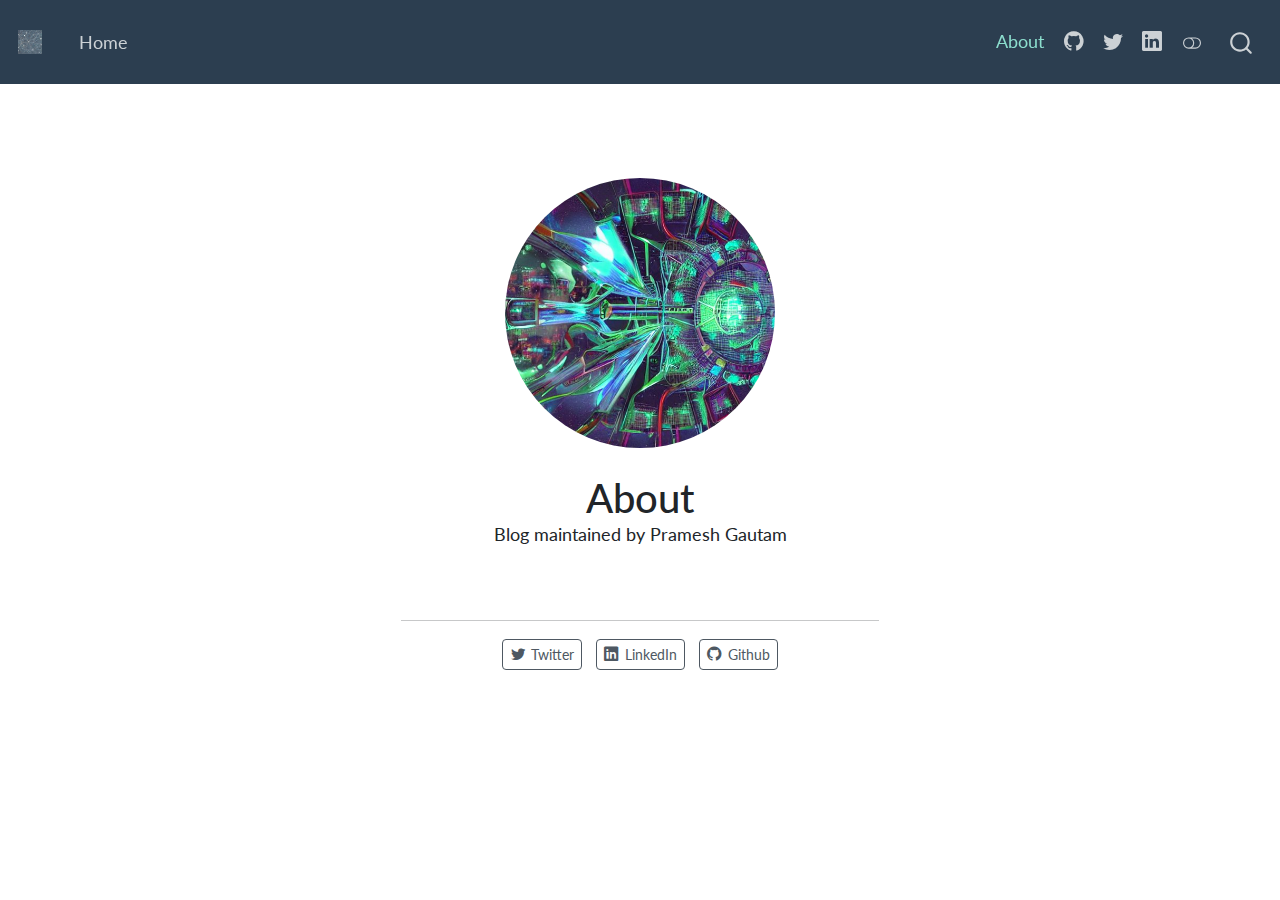
<file: docs/about.html>
<!DOCTYPE html>
<html xmlns="http://www.w3.org/1999/xhtml" lang="en" xml:lang="en"><head>

<meta charset="utf-8">
<meta name="generator" content="quarto-1.2.269">

<meta name="viewport" content="width=device-width, initial-scale=1.0, user-scalable=yes">

<meta name="description" content="Blog maintained by Pramesh Gautam">

<title>About</title>
<style>
code{white-space: pre-wrap;}
span.smallcaps{font-variant: small-caps;}
div.columns{display: flex; gap: min(4vw, 1.5em);}
div.column{flex: auto; overflow-x: auto;}
div.hanging-indent{margin-left: 1.5em; text-indent: -1.5em;}
ul.task-list{list-style: none;}
ul.task-list li input[type="checkbox"] {
  width: 0.8em;
  margin: 0 0.8em 0.2em -1.6em;
  vertical-align: middle;
}
</style>


<script src="site_libs/quarto-nav/quarto-nav.js"></script>
<script src="site_libs/quarto-nav/headroom.min.js"></script>
<script src="site_libs/clipboard/clipboard.min.js"></script>
<script src="site_libs/quarto-search/autocomplete.umd.js"></script>
<script src="site_libs/quarto-search/fuse.min.js"></script>
<script src="site_libs/quarto-search/quarto-search.js"></script>
<meta name="quarto:offset" content="./">
<script src="site_libs/quarto-html/quarto.js"></script>
<script src="site_libs/quarto-html/popper.min.js"></script>
<script src="site_libs/quarto-html/tippy.umd.min.js"></script>
<link href="site_libs/quarto-html/tippy.css" rel="stylesheet">
<link href="site_libs/quarto-html/quarto-syntax-highlighting.css" rel="stylesheet" class="quarto-color-scheme" id="quarto-text-highlighting-styles">
<link href="site_libs/quarto-html/quarto-syntax-highlighting-dark.css" rel="prefetch" class="quarto-color-scheme quarto-color-alternate" id="quarto-text-highlighting-styles">
<script src="site_libs/bootstrap/bootstrap.min.js"></script>
<link href="site_libs/bootstrap/bootstrap-icons.css" rel="stylesheet">
<link href="site_libs/bootstrap/bootstrap.min.css" rel="stylesheet" class="quarto-color-scheme" id="quarto-bootstrap" data-mode="light">
<link href="site_libs/bootstrap/bootstrap-dark.min.css" rel="prefetch" class="quarto-color-scheme quarto-color-alternate" id="quarto-bootstrap" data-mode="dark">
<script id="quarto-search-options" type="application/json">{
  "location": "navbar",
  "copy-button": false,
  "collapse-after": 3,
  "panel-placement": "end",
  "type": "overlay",
  "limit": 20,
  "language": {
    "search-no-results-text": "No results",
    "search-matching-documents-text": "matching documents",
    "search-copy-link-title": "Copy link to search",
    "search-hide-matches-text": "Hide additional matches",
    "search-more-match-text": "more match in this document",
    "search-more-matches-text": "more matches in this document",
    "search-clear-button-title": "Clear",
    "search-detached-cancel-button-title": "Cancel",
    "search-submit-button-title": "Submit"
  }
}</script>
<script async="" src="https://www.googletagmanager.com/gtag/js?id=G-QF37WT63GC"></script>

<script type="text/javascript">

window.dataLayer = window.dataLayer || [];
function gtag(){dataLayer.push(arguments);}
gtag('js', new Date());
gtag('config', 'G-QF37WT63GC', { 'anonymize_ip': true});
</script>


<link rel="stylesheet" href="styles.css">
<meta property="og:title" content="About">
<meta property="og:description" content="Blog maintained by Pramesh Gautam">
<meta property="og:image" content="https://www.pmgautam.com/cover.jpeg">
<meta name="twitter:title" content="About">
<meta name="twitter:description" content="Blog maintained by Pramesh Gautam">
<meta name="twitter:image" content="https://www.pmgautam.com/cover.jpeg">
<meta name="twitter:site" content="@pmgautam">
<meta name="twitter:card" content="summary_large_image">
</head>

<body class="nav-fixed fullcontent">


<div id="quarto-search-results"></div>
  <header id="quarto-header" class="headroom fixed-top">
    <nav class="navbar navbar-expand-lg navbar-dark ">
      <div class="navbar-container container-fluid">
      <div class="navbar-brand-container">
    <a href="./index.html" class="navbar-brand navbar-brand-logo">
    <img src="./cover_stable_diffusion.jpeg" alt="A blog by Pramesh Gautam" class="navbar-logo">
    </a>
  </div>
          <button class="navbar-toggler" type="button" data-bs-toggle="collapse" data-bs-target="#navbarCollapse" aria-controls="navbarCollapse" aria-expanded="false" aria-label="Toggle navigation" onclick="if (window.quartoToggleHeadroom) { window.quartoToggleHeadroom(); }">
  <span class="navbar-toggler-icon"></span>
</button>
          <div class="collapse navbar-collapse" id="navbarCollapse">
            <ul class="navbar-nav navbar-nav-scroll me-auto">
  <li class="nav-item">
    <a class="nav-link" href="./index.html">
 <span class="menu-text">Home</span></a>
  </li>  
</ul>
            <ul class="navbar-nav navbar-nav-scroll ms-auto">
  <li class="nav-item">
    <a class="nav-link active" href="./about.html" aria-current="page">
 <span class="menu-text">About</span></a>
  </li>  
  <li class="nav-item compact">
    <a class="nav-link" href="https://github.com/pmgautam"><i class="bi bi-github" role="img">
</i> 
 <span class="menu-text"></span></a>
  </li>  
  <li class="nav-item compact">
    <a class="nav-link" href="https://twitter.com/pmgautam_"><i class="bi bi-twitter" role="img">
</i> 
 <span class="menu-text"></span></a>
  </li>  
  <li class="nav-item compact">
    <a class="nav-link" href="https://www.linkedin.com/in/gautampramesh"><i class="bi bi-linkedin" role="img">
</i> 
 <span class="menu-text"></span></a>
  </li>  
</ul>
              <div class="quarto-toggle-container">
                  <a href="" class="quarto-color-scheme-toggle nav-link" onclick="window.quartoToggleColorScheme(); return false;" title="Toggle dark mode"><i class="bi"></i></a>
              </div>
              <div id="quarto-search" class="" title="Search"></div>
          </div> <!-- /navcollapse -->
      </div> <!-- /container-fluid -->
    </nav>
</header>
<!-- content -->
<div id="quarto-content" class="quarto-container page-columns page-rows-contents page-layout-article page-navbar">
<!-- sidebar -->
<!-- margin-sidebar -->
    
<!-- main -->
<div class="quarto-about-jolla">
  <img src="cover.jpeg" class="about-image
  round " style="height: 15em; width: 15em;">
 <header id="title-block-header" class="quarto-title-block default">
<div class="quarto-title">
<h1 class="title">About</h1>
</div>
<div>
  <div class="description">
    Blog maintained by Pramesh Gautam
  </div>
</div>
<div class="quarto-title-meta">
  </div>
</header><main class="content" id="quarto-document-content">


</main> 
  <hr class="about-sep">
   <div class="about-links">
  <a href="https://twitter.com/pmgautam_" class="about-link">
    <i class="bi bi-twitter"></i>
     <span class="about-link-text">Twitter</span>
  </a>
  <a href="https://www.linkedin.com/in/gautampramesh" class="about-link">
    <i class="bi bi-linkedin"></i>
     <span class="about-link-text">LinkedIn</span>
  </a>
  <a href="https://github.com/pmgautam" class="about-link">
    <i class="bi bi-github"></i>
     <span class="about-link-text">Github</span>
  </a>
</div>
</div>
 <!-- /main -->
<script id="quarto-html-after-body" type="application/javascript">
window.document.addEventListener("DOMContentLoaded", function (event) {
  const toggleBodyColorMode = (bsSheetEl) => {
    const mode = bsSheetEl.getAttribute("data-mode");
    const bodyEl = window.document.querySelector("body");
    if (mode === "dark") {
      bodyEl.classList.add("quarto-dark");
      bodyEl.classList.remove("quarto-light");
    } else {
      bodyEl.classList.add("quarto-light");
      bodyEl.classList.remove("quarto-dark");
    }
  }
  const toggleBodyColorPrimary = () => {
    const bsSheetEl = window.document.querySelector("link#quarto-bootstrap");
    if (bsSheetEl) {
      toggleBodyColorMode(bsSheetEl);
    }
  }
  toggleBodyColorPrimary();  
  const disableStylesheet = (stylesheets) => {
    for (let i=0; i < stylesheets.length; i++) {
      const stylesheet = stylesheets[i];
      stylesheet.rel = 'prefetch';
    }
  }
  const enableStylesheet = (stylesheets) => {
    for (let i=0; i < stylesheets.length; i++) {
      const stylesheet = stylesheets[i];
      stylesheet.rel = 'stylesheet';
    }
  }
  const manageTransitions = (selector, allowTransitions) => {
    const els = window.document.querySelectorAll(selector);
    for (let i=0; i < els.length; i++) {
      const el = els[i];
      if (allowTransitions) {
        el.classList.remove('notransition');
      } else {
        el.classList.add('notransition');
      }
    }
  }
  const toggleColorMode = (alternate) => {
    // Switch the stylesheets
    const alternateStylesheets = window.document.querySelectorAll('link.quarto-color-scheme.quarto-color-alternate');
    manageTransitions('#quarto-margin-sidebar .nav-link', false);
    if (alternate) {
      enableStylesheet(alternateStylesheets);
      for (const sheetNode of alternateStylesheets) {
        if (sheetNode.id === "quarto-bootstrap") {
          toggleBodyColorMode(sheetNode);
        }
      }
    } else {
      disableStylesheet(alternateStylesheets);
      toggleBodyColorPrimary();
    }
    manageTransitions('#quarto-margin-sidebar .nav-link', true);
    // Switch the toggles
    const toggles = window.document.querySelectorAll('.quarto-color-scheme-toggle');
    for (let i=0; i < toggles.length; i++) {
      const toggle = toggles[i];
      if (toggle) {
        if (alternate) {
          toggle.classList.add("alternate");     
        } else {
          toggle.classList.remove("alternate");
        }
      }
    }
    // Hack to workaround the fact that safari doesn't
    // properly recolor the scrollbar when toggling (#1455)
    if (navigator.userAgent.indexOf('Safari') > 0 && navigator.userAgent.indexOf('Chrome') == -1) {
      manageTransitions("body", false);
      window.scrollTo(0, 1);
      setTimeout(() => {
        window.scrollTo(0, 0);
        manageTransitions("body", true);
      }, 40);  
    }
  }
  const isFileUrl = () => { 
    return window.location.protocol === 'file:';
  }
  const hasAlternateSentinel = () => {  
    let styleSentinel = getColorSchemeSentinel();
    if (styleSentinel !== null) {
      return styleSentinel === "alternate";
    } else {
      return false;
    }
  }
  const setStyleSentinel = (alternate) => {
    const value = alternate ? "alternate" : "default";
    if (!isFileUrl()) {
      window.localStorage.setItem("quarto-color-scheme", value);
    } else {
      localAlternateSentinel = value;
    }
  }
  const getColorSchemeSentinel = () => {
    if (!isFileUrl()) {
      const storageValue = window.localStorage.getItem("quarto-color-scheme");
      return storageValue != null ? storageValue : localAlternateSentinel;
    } else {
      return localAlternateSentinel;
    }
  }
  let localAlternateSentinel = 'default';
  // Dark / light mode switch
  window.quartoToggleColorScheme = () => {
    // Read the current dark / light value 
    let toAlternate = !hasAlternateSentinel();
    toggleColorMode(toAlternate);
    setStyleSentinel(toAlternate);
  };
  // Ensure there is a toggle, if there isn't float one in the top right
  if (window.document.querySelector('.quarto-color-scheme-toggle') === null) {
    const a = window.document.createElement('a');
    a.classList.add('top-right');
    a.classList.add('quarto-color-scheme-toggle');
    a.href = "";
    a.onclick = function() { try { window.quartoToggleColorScheme(); } catch {} return false; };
    const i = window.document.createElement("i");
    i.classList.add('bi');
    a.appendChild(i);
    window.document.body.appendChild(a);
  }
  // Switch to dark mode if need be
  if (hasAlternateSentinel()) {
    toggleColorMode(true);
  } else {
    toggleColorMode(false);
  }
  const clipboard = new window.ClipboardJS('.code-copy-button', {
    target: function(trigger) {
      return trigger.previousElementSibling;
    }
  });
  clipboard.on('success', function(e) {
    // button target
    const button = e.trigger;
    // don't keep focus
    button.blur();
    // flash "checked"
    button.classList.add('code-copy-button-checked');
    var currentTitle = button.getAttribute("title");
    button.setAttribute("title", "Copied!");
    let tooltip;
    if (window.bootstrap) {
      button.setAttribute("data-bs-toggle", "tooltip");
      button.setAttribute("data-bs-placement", "left");
      button.setAttribute("data-bs-title", "Copied!");
      tooltip = new bootstrap.Tooltip(button, 
        { trigger: "manual", 
          customClass: "code-copy-button-tooltip",
          offset: [0, -8]});
      tooltip.show();    
    }
    setTimeout(function() {
      if (tooltip) {
        tooltip.hide();
        button.removeAttribute("data-bs-title");
        button.removeAttribute("data-bs-toggle");
        button.removeAttribute("data-bs-placement");
      }
      button.setAttribute("title", currentTitle);
      button.classList.remove('code-copy-button-checked');
    }, 1000);
    // clear code selection
    e.clearSelection();
  });
  function tippyHover(el, contentFn) {
    const config = {
      allowHTML: true,
      content: contentFn,
      maxWidth: 500,
      delay: 100,
      arrow: false,
      appendTo: function(el) {
          return el.parentElement;
      },
      interactive: true,
      interactiveBorder: 10,
      theme: 'quarto',
      placement: 'bottom-start'
    };
    window.tippy(el, config); 
  }
  const noterefs = window.document.querySelectorAll('a[role="doc-noteref"]');
  for (var i=0; i<noterefs.length; i++) {
    const ref = noterefs[i];
    tippyHover(ref, function() {
      // use id or data attribute instead here
      let href = ref.getAttribute('data-footnote-href') || ref.getAttribute('href');
      try { href = new URL(href).hash; } catch {}
      const id = href.replace(/^#\/?/, "");
      const note = window.document.getElementById(id);
      return note.innerHTML;
    });
  }
  const findCites = (el) => {
    const parentEl = el.parentElement;
    if (parentEl) {
      const cites = parentEl.dataset.cites;
      if (cites) {
        return {
          el,
          cites: cites.split(' ')
        };
      } else {
        return findCites(el.parentElement)
      }
    } else {
      return undefined;
    }
  };
  var bibliorefs = window.document.querySelectorAll('a[role="doc-biblioref"]');
  for (var i=0; i<bibliorefs.length; i++) {
    const ref = bibliorefs[i];
    const citeInfo = findCites(ref);
    if (citeInfo) {
      tippyHover(citeInfo.el, function() {
        var popup = window.document.createElement('div');
        citeInfo.cites.forEach(function(cite) {
          var citeDiv = window.document.createElement('div');
          citeDiv.classList.add('hanging-indent');
          citeDiv.classList.add('csl-entry');
          var biblioDiv = window.document.getElementById('ref-' + cite);
          if (biblioDiv) {
            citeDiv.innerHTML = biblioDiv.innerHTML;
          }
          popup.appendChild(citeDiv);
        });
        return popup.innerHTML;
      });
    }
  }
});
</script>
</div> <!-- /content -->



</body></html>
</file>
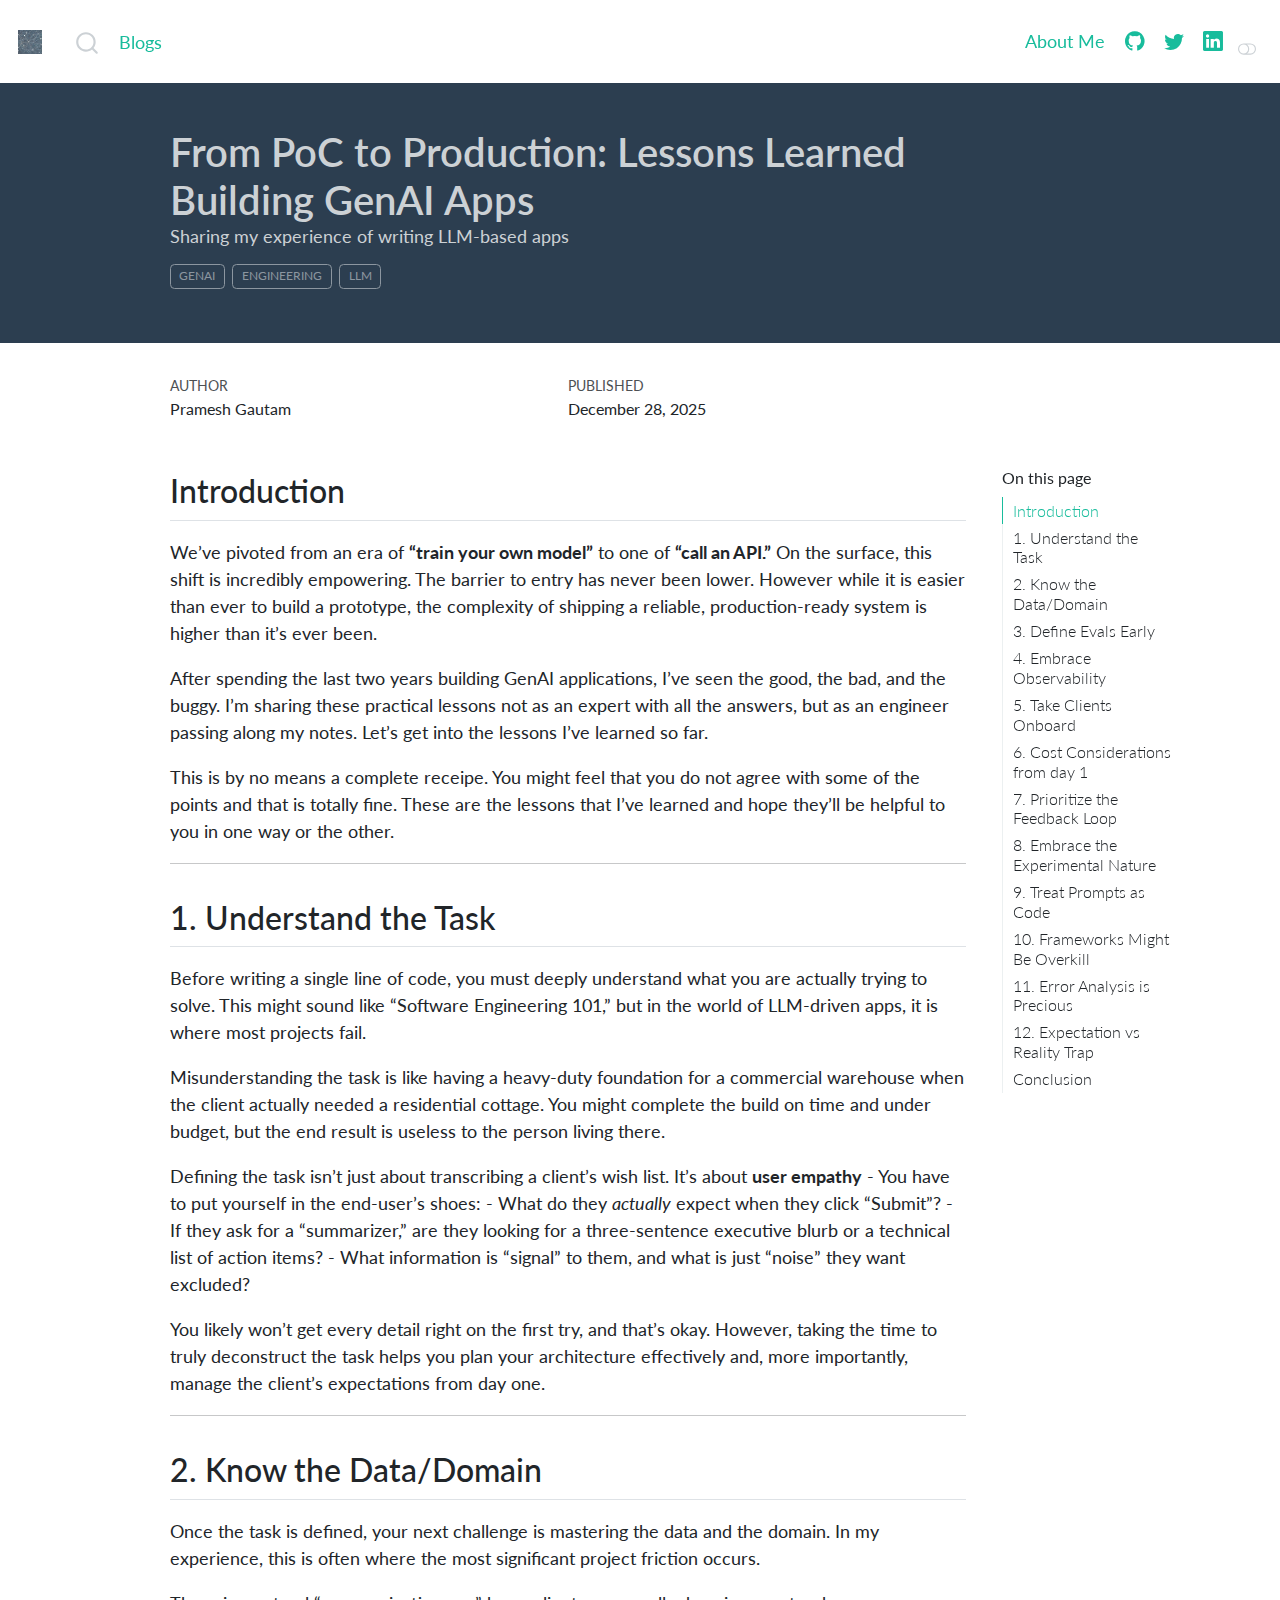
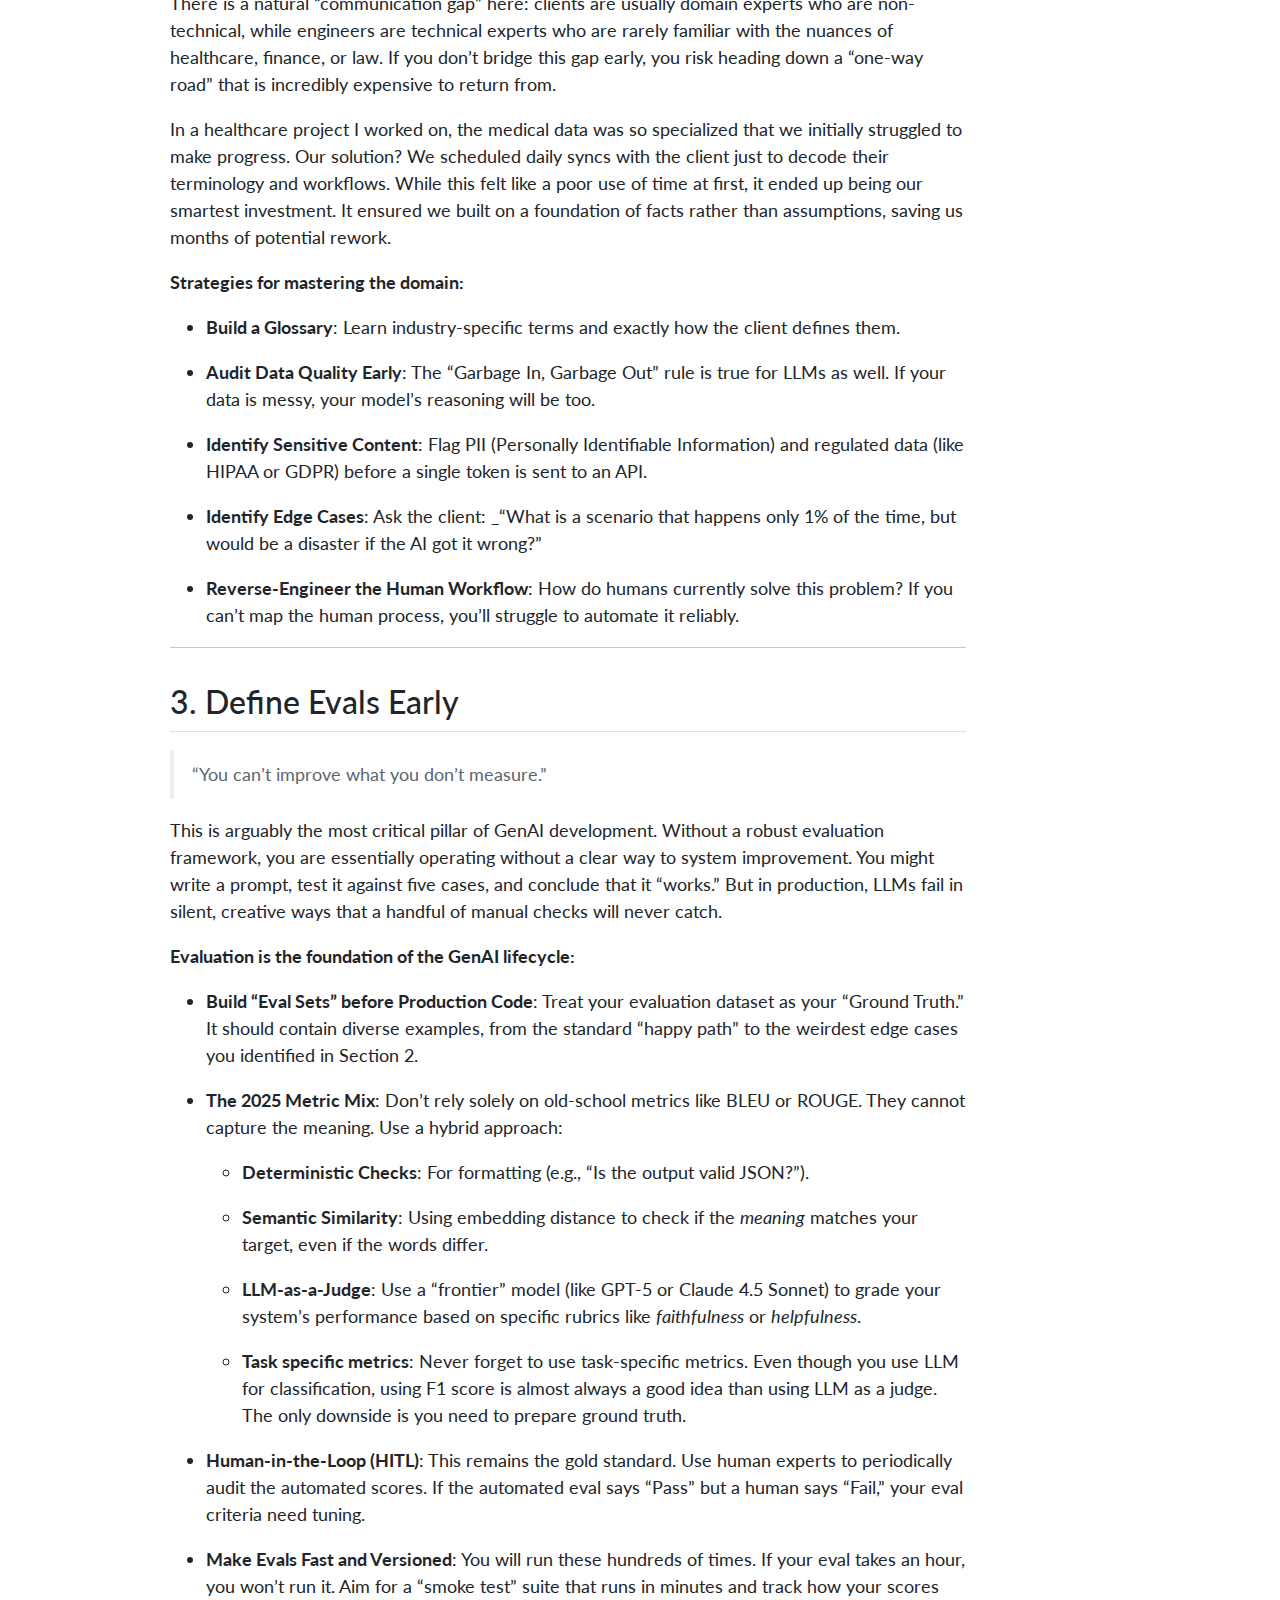
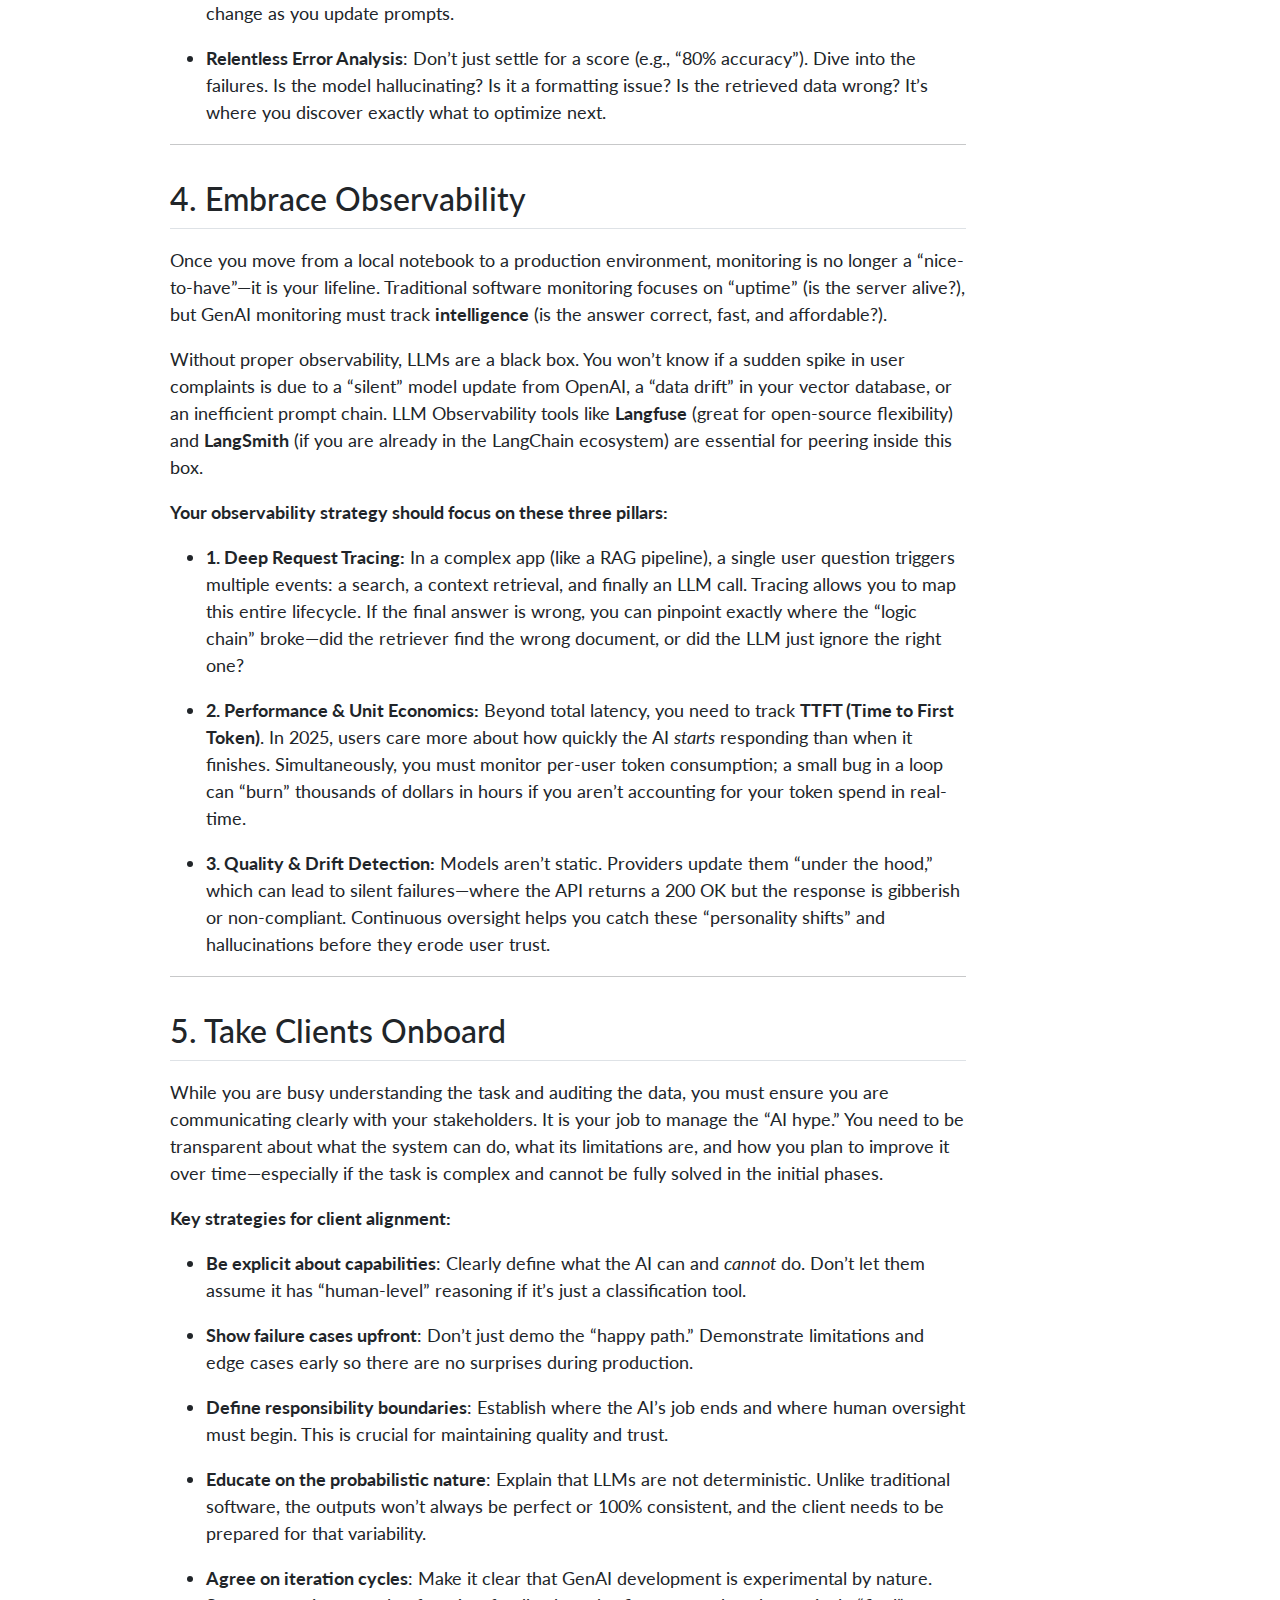
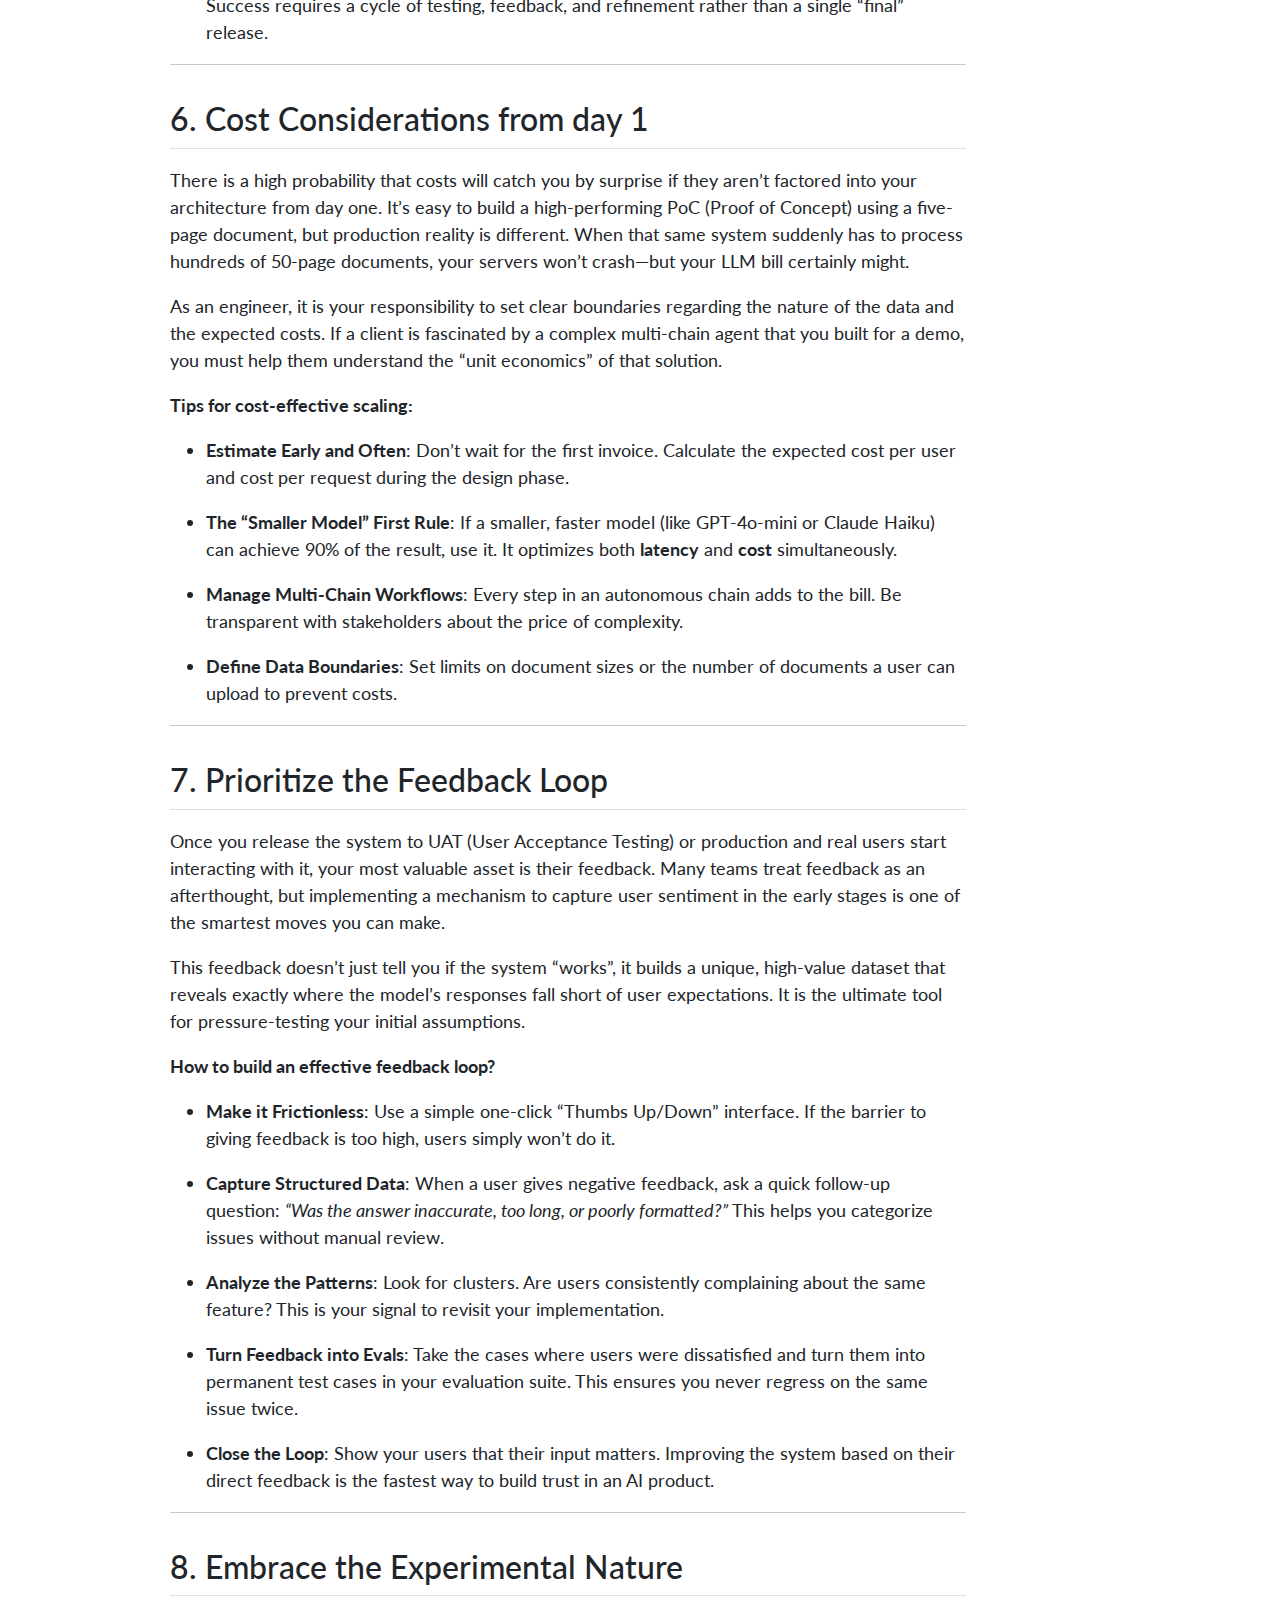
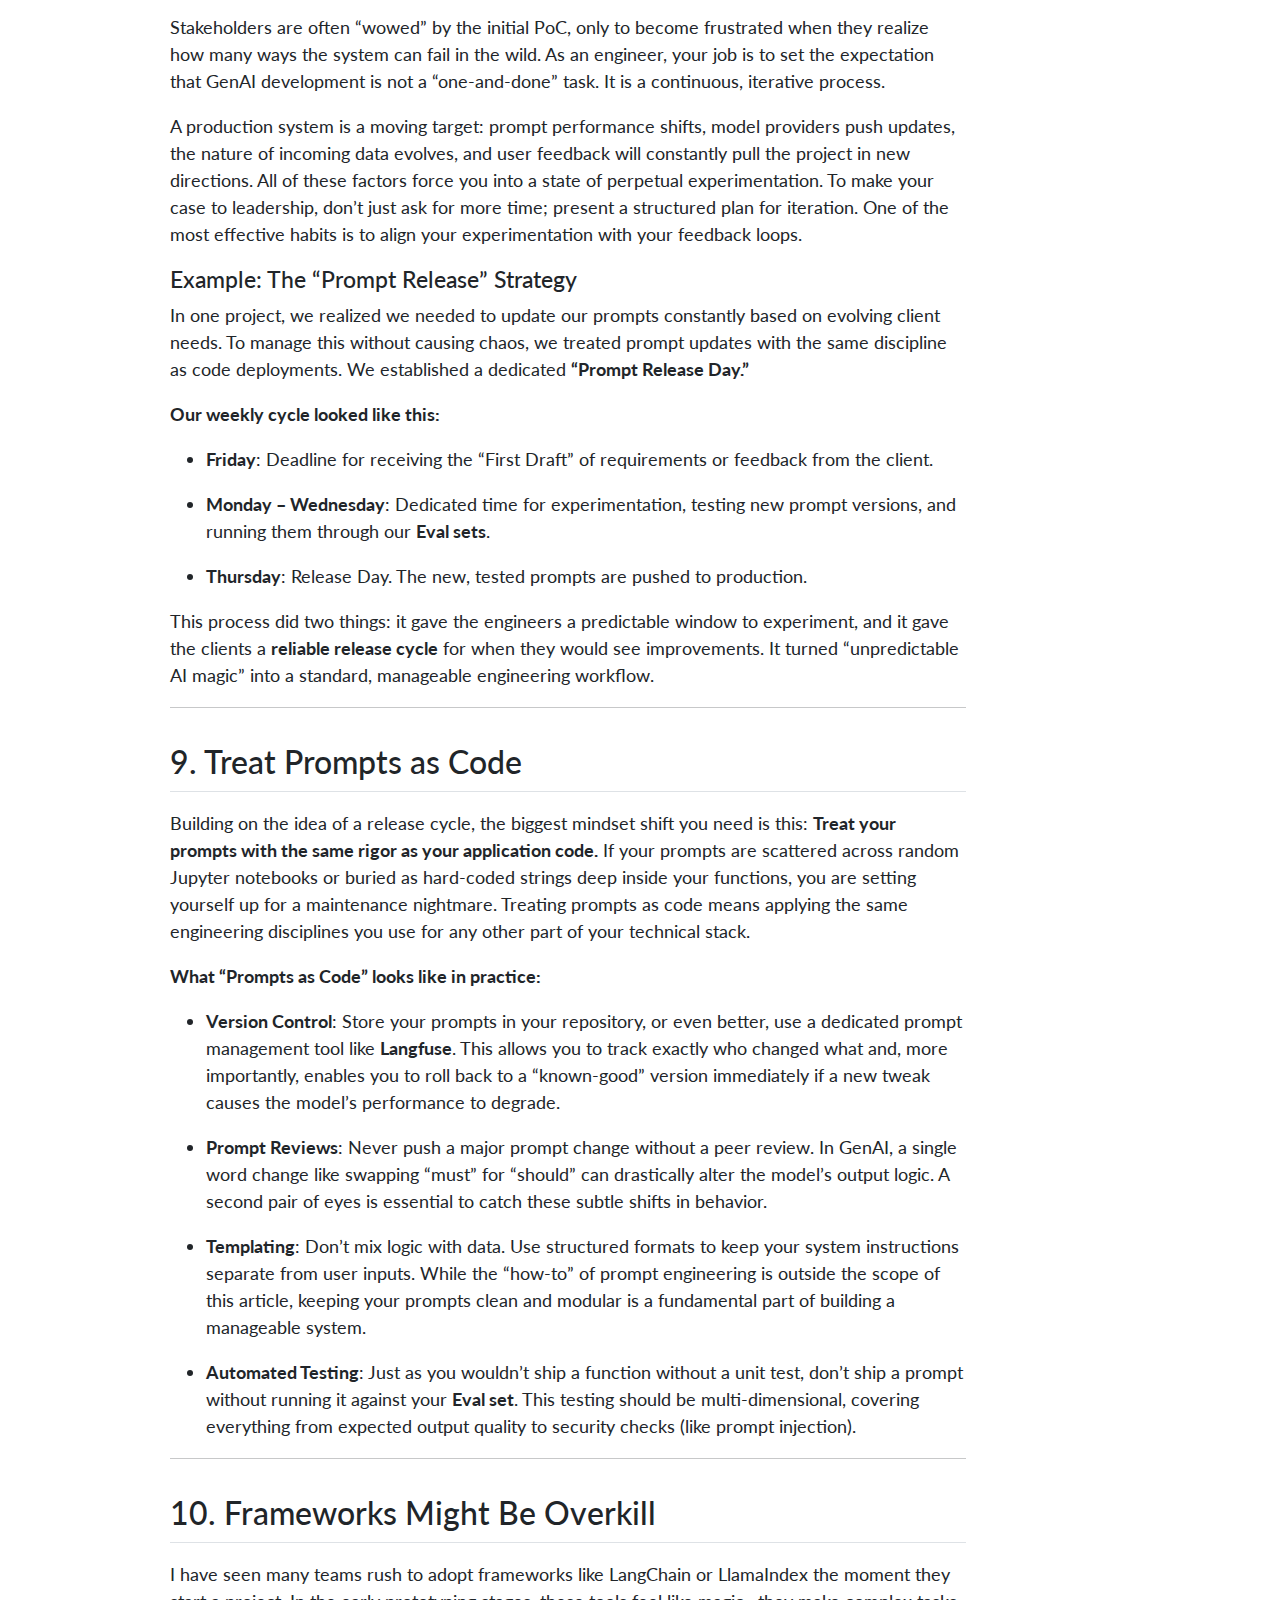
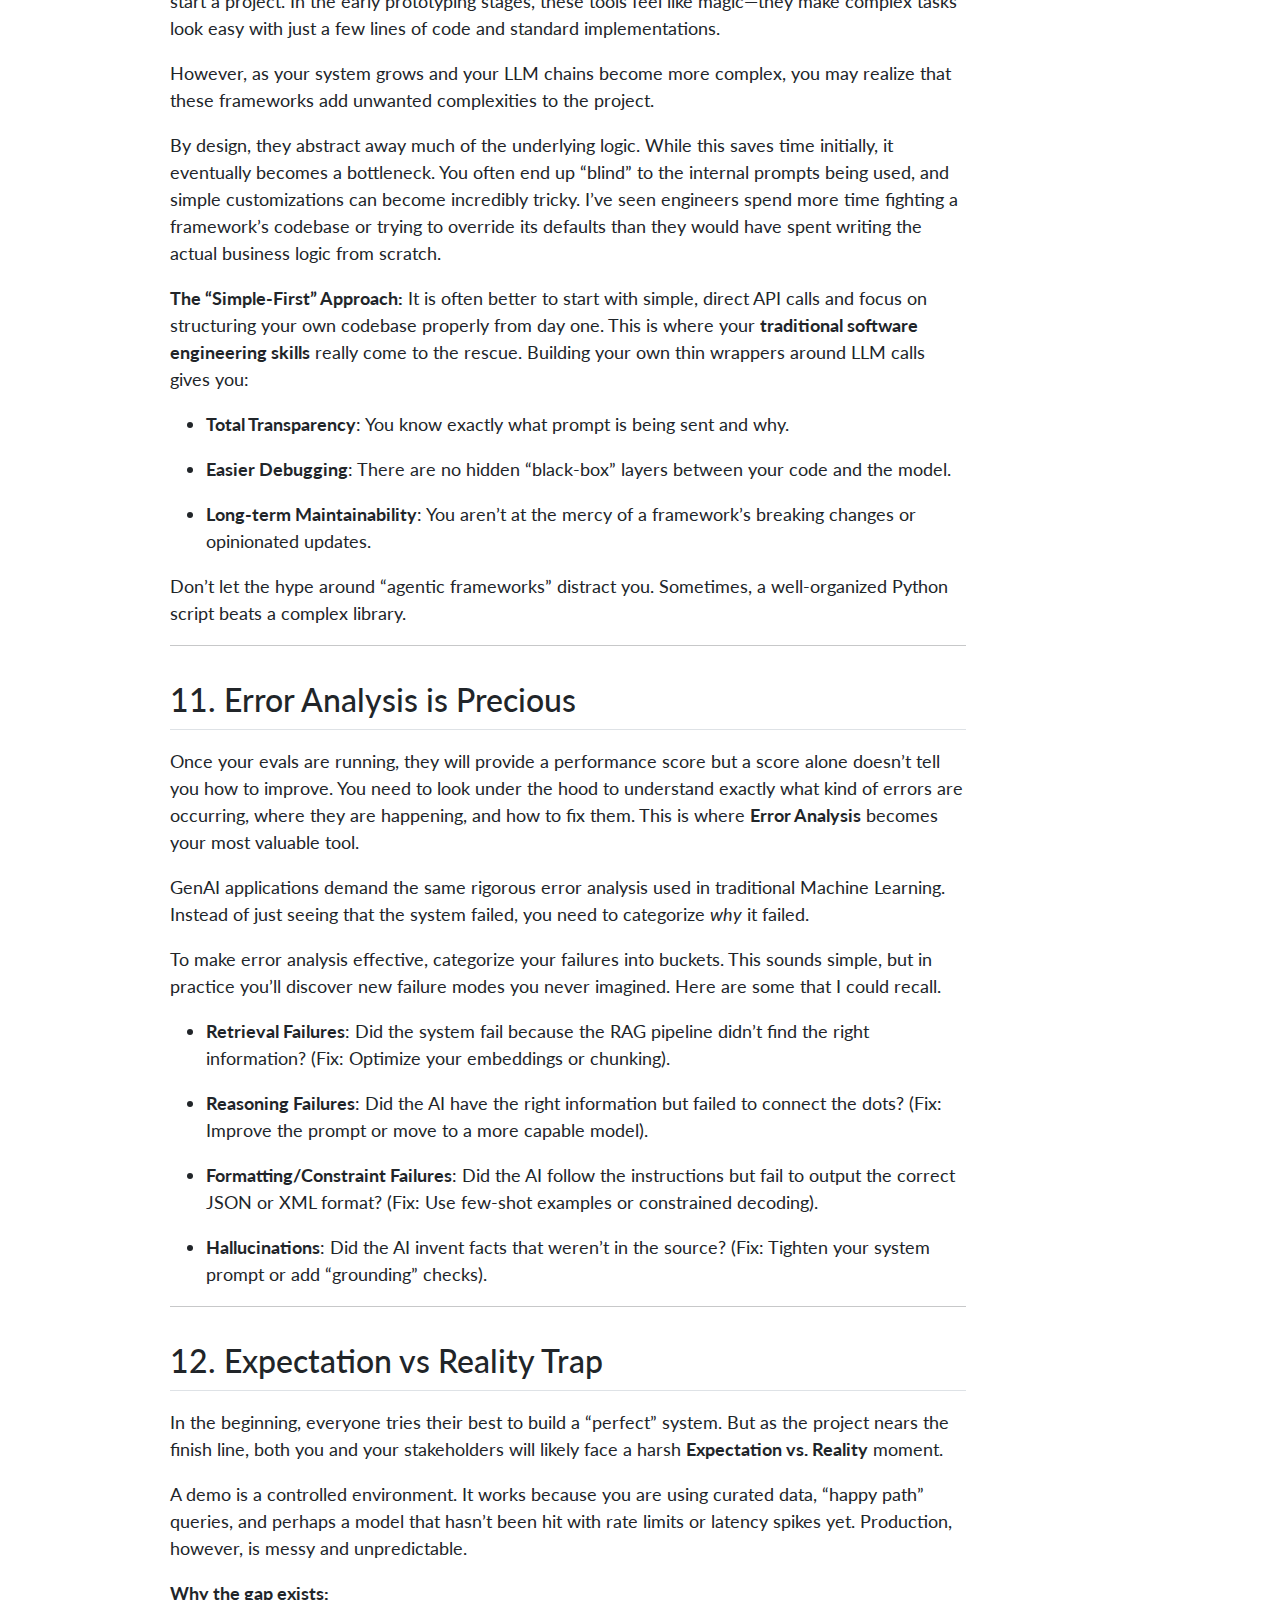
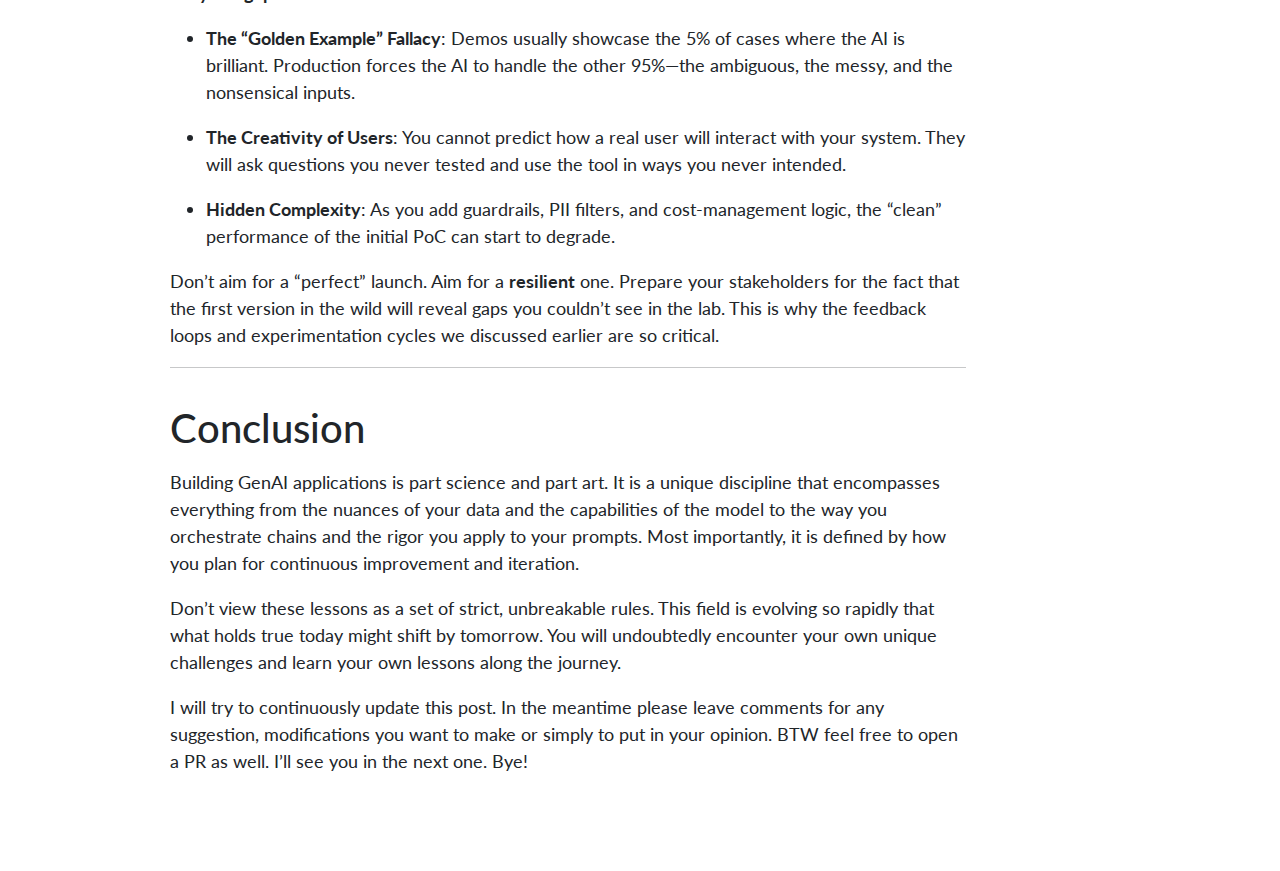
<file: docs/posts/lessons-learned-building-genai-apps.html>
<!DOCTYPE html>
<html xmlns="http://www.w3.org/1999/xhtml" lang="en" xml:lang="en"><head>

<meta charset="utf-8">
<meta name="generator" content="quarto-1.5.57">

<meta name="viewport" content="width=device-width, initial-scale=1.0, user-scalable=yes">

<meta name="author" content="Pramesh Gautam">
<meta name="dcterms.date" content="2025-12-28">
<meta name="description" content="Sharing my experience of writing LLM-based apps">

<title>Lessons Learned Building GenAI apps | Pramesh Gautam – A blog by Pramesh Gautam</title>
<style>
code{white-space: pre-wrap;}
span.smallcaps{font-variant: small-caps;}
div.columns{display: flex; gap: min(4vw, 1.5em);}
div.column{flex: auto; overflow-x: auto;}
div.hanging-indent{margin-left: 1.5em; text-indent: -1.5em;}
ul.task-list{list-style: none;}
ul.task-list li input[type="checkbox"] {
  width: 0.8em;
  margin: 0 0.8em 0.2em -1em; /* quarto-specific, see https://github.com/quarto-dev/quarto-cli/issues/4556 */ 
  vertical-align: middle;
}
</style>


<script src="../site_libs/quarto-nav/quarto-nav.js"></script>
<script src="../site_libs/quarto-nav/headroom.min.js"></script>
<script src="../site_libs/clipboard/clipboard.min.js"></script>
<script src="../site_libs/quarto-search/autocomplete.umd.js"></script>
<script src="../site_libs/quarto-search/fuse.min.js"></script>
<script src="../site_libs/quarto-search/quarto-search.js"></script>
<meta name="quarto:offset" content="../">
<link href="../cover_stable_diffusion.jpeg" rel="icon" type="image/jpeg">
<script src="../site_libs/quarto-html/quarto.js"></script>
<script src="../site_libs/quarto-html/popper.min.js"></script>
<script src="../site_libs/quarto-html/tippy.umd.min.js"></script>
<script src="../site_libs/quarto-html/anchor.min.js"></script>
<link href="../site_libs/quarto-html/tippy.css" rel="stylesheet">
<link href="../site_libs/quarto-html/quarto-syntax-highlighting.css" rel="stylesheet" class="quarto-color-scheme" id="quarto-text-highlighting-styles">
<link href="../site_libs/quarto-html/quarto-syntax-highlighting-dark.css" rel="prefetch" class="quarto-color-scheme quarto-color-alternate" id="quarto-text-highlighting-styles">
<script src="../site_libs/bootstrap/bootstrap.min.js"></script>
<link href="../site_libs/bootstrap/bootstrap-icons.css" rel="stylesheet">
<link href="../site_libs/bootstrap/bootstrap.min.css" rel="stylesheet" class="quarto-color-scheme" id="quarto-bootstrap" data-mode="light">
<link href="../site_libs/bootstrap/bootstrap-dark.min.css" rel="prefetch" class="quarto-color-scheme quarto-color-alternate" id="quarto-bootstrap" data-mode="dark">
<script id="quarto-search-options" type="application/json">{
  "location": "navbar",
  "copy-button": false,
  "collapse-after": 3,
  "panel-placement": "end",
  "type": "overlay",
  "limit": 50,
  "keyboard-shortcut": [
    "f",
    "/",
    "s"
  ],
  "language": {
    "search-no-results-text": "No results",
    "search-matching-documents-text": "matching documents",
    "search-copy-link-title": "Copy link to search",
    "search-hide-matches-text": "Hide additional matches",
    "search-more-match-text": "more match in this document",
    "search-more-matches-text": "more matches in this document",
    "search-clear-button-title": "Clear",
    "search-text-placeholder": "",
    "search-detached-cancel-button-title": "Cancel",
    "search-submit-button-title": "Submit",
    "search-label": "Search"
  }
}</script>
<script async="" src="https://www.googletagmanager.com/gtag/js?id=G-QF37WT63GC"></script>

<script type="text/javascript">

window.dataLayer = window.dataLayer || [];
function gtag(){dataLayer.push(arguments);}
gtag('js', new Date());
gtag('config', 'G-QF37WT63GC', { 'anonymize_ip': true});
</script>


<link rel="stylesheet" href="../styles.css">
<meta property="og:title" content="Lessons Learned Building GenAI apps | Pramesh Gautam">
<meta property="og:description" content="Sharing my experience of writing LLM-based apps">
<meta property="og:image" content="https://www.pmgautam.com/docs/gen-ai-lessons-learned/gen-ai-lessons-learned-cover.jpg">
<meta property="og:site_name" content="A blog by Pramesh Gautam">
<meta name="twitter:title" content="Lessons Learned Building GenAI apps | Pramesh Gautam">
<meta name="twitter:description" content="Sharing my experience of writing LLM-based apps">
<meta name="twitter:image" content="https://www.pmgautam.com/docs/gen-ai-lessons-learned/gen-ai-lessons-learned-cover.jpg">
<meta name="twitter:creator" content="@pmgautam_">
<meta name="twitter:site" content="@pmgautam_">
<meta name="twitter:card" content="summary_large_image">
</head>

<body class="nav-fixed">

<div id="quarto-search-results"></div>
  <header id="quarto-header" class="headroom fixed-top quarto-banner">
    <nav class="navbar navbar-expand-lg " data-bs-theme="dark">
      <div class="navbar-container container-fluid">
      <div class="navbar-brand-container mx-auto">
    <a href="../index.html" class="navbar-brand navbar-brand-logo">
    <img src="../cover_stable_diffusion.jpeg" alt="A blog by Pramesh Gautam" class="navbar-logo">
    </a>
  </div>
            <div id="quarto-search" class="" title="Search"></div>
          <button class="navbar-toggler" type="button" data-bs-toggle="collapse" data-bs-target="#navbarCollapse" aria-controls="navbarCollapse" role="menu" aria-expanded="false" aria-label="Toggle navigation" onclick="if (window.quartoToggleHeadroom) { window.quartoToggleHeadroom(); }">
  <span class="navbar-toggler-icon"></span>
</button>
          <div class="collapse navbar-collapse" id="navbarCollapse">
            <ul class="navbar-nav navbar-nav-scroll me-auto">
  <li class="nav-item">
    <a class="nav-link" href="../index.html"> 
<span class="menu-text">Blogs</span></a>
  </li>  
</ul>
            <ul class="navbar-nav navbar-nav-scroll ms-auto">
  <li class="nav-item">
    <a class="nav-link" href="../about.html"> 
<span class="menu-text">About Me</span></a>
  </li>  
  <li class="nav-item compact">
    <a class="nav-link" href="https://github.com/pmgautam"> <i class="bi bi-github" role="img">
</i> 
<span class="menu-text"></span></a>
  </li>  
  <li class="nav-item compact">
    <a class="nav-link" href="https://twitter.com/pmgautam_"> <i class="bi bi-twitter" role="img">
</i> 
<span class="menu-text"></span></a>
  </li>  
  <li class="nav-item compact">
    <a class="nav-link" href="https://www.linkedin.com/in/gautampramesh"> <i class="bi bi-linkedin" role="img">
</i> 
<span class="menu-text"></span></a>
  </li>  
</ul>
          </div> <!-- /navcollapse -->
            <div class="quarto-navbar-tools">
  <a href="" class="quarto-color-scheme-toggle quarto-navigation-tool  px-1" onclick="window.quartoToggleColorScheme(); return false;" title="Toggle dark mode"><i class="bi"></i></a>
</div>
      </div> <!-- /container-fluid -->
    </nav>
</header>
<!-- content -->
<header id="title-block-header" class="quarto-title-block default page-columns page-full">
  <div class="quarto-title-banner page-columns page-full">
    <div class="quarto-title column-body">
      <h1 class="title">From PoC to Production: Lessons Learned Building GenAI Apps</h1>
                  <div>
        <div class="description">
          Sharing my experience of writing LLM-based apps
        </div>
      </div>
                          <div class="quarto-categories">
                <div class="quarto-category">GenAI</div>
                <div class="quarto-category">Engineering</div>
                <div class="quarto-category">LLM</div>
              </div>
                  </div>
  </div>
    
  
  <div class="quarto-title-meta">

      <div>
      <div class="quarto-title-meta-heading">Author</div>
      <div class="quarto-title-meta-contents">
               <p>Pramesh Gautam </p>
            </div>
    </div>
      
      <div>
      <div class="quarto-title-meta-heading">Published</div>
      <div class="quarto-title-meta-contents">
        <p class="date">December 28, 2025</p>
      </div>
    </div>
    
      
    </div>
    
  
  </header><div id="quarto-content" class="quarto-container page-columns page-rows-contents page-layout-article page-navbar">
<!-- sidebar -->
<!-- margin-sidebar -->
    <div id="quarto-margin-sidebar" class="sidebar margin-sidebar">
        <nav id="TOC" role="doc-toc" class="toc-active">
    <h2 id="toc-title">On this page</h2>
   
  <ul class="collapse">
  <li><a href="#introduction" id="toc-introduction" class="nav-link active" data-scroll-target="#introduction">Introduction</a></li>
  <li><a href="#understand-the-task" id="toc-understand-the-task" class="nav-link" data-scroll-target="#understand-the-task">1. Understand the Task</a></li>
  <li><a href="#know-the-datadomain" id="toc-know-the-datadomain" class="nav-link" data-scroll-target="#know-the-datadomain">2. Know the Data/Domain</a></li>
  <li><a href="#define-evals-early" id="toc-define-evals-early" class="nav-link" data-scroll-target="#define-evals-early">3. Define Evals Early</a></li>
  <li><a href="#embrace-observability" id="toc-embrace-observability" class="nav-link" data-scroll-target="#embrace-observability">4. Embrace Observability</a></li>
  <li><a href="#take-clients-onboard" id="toc-take-clients-onboard" class="nav-link" data-scroll-target="#take-clients-onboard">5. Take Clients Onboard</a></li>
  <li><a href="#cost-considerations-from-day-1" id="toc-cost-considerations-from-day-1" class="nav-link" data-scroll-target="#cost-considerations-from-day-1">6. Cost Considerations from day 1</a></li>
  <li><a href="#prioritize-the-feedback-loop" id="toc-prioritize-the-feedback-loop" class="nav-link" data-scroll-target="#prioritize-the-feedback-loop">7. Prioritize the Feedback Loop</a></li>
  <li><a href="#embrace-the-experimental-nature" id="toc-embrace-the-experimental-nature" class="nav-link" data-scroll-target="#embrace-the-experimental-nature">8. Embrace the Experimental Nature</a></li>
  <li><a href="#treat-prompts-as-code" id="toc-treat-prompts-as-code" class="nav-link" data-scroll-target="#treat-prompts-as-code">9. Treat Prompts as Code</a></li>
  <li><a href="#frameworks-might-be-overkill" id="toc-frameworks-might-be-overkill" class="nav-link" data-scroll-target="#frameworks-might-be-overkill">10. Frameworks Might Be Overkill</a></li>
  <li><a href="#error-analysis-is-precious" id="toc-error-analysis-is-precious" class="nav-link" data-scroll-target="#error-analysis-is-precious">11. Error Analysis is Precious</a></li>
  <li><a href="#expectation-vs-reality-trap" id="toc-expectation-vs-reality-trap" class="nav-link" data-scroll-target="#expectation-vs-reality-trap">12. Expectation vs Reality Trap</a></li>
  <li><a href="#conclusion" id="toc-conclusion" class="nav-link" data-scroll-target="#conclusion">Conclusion</a></li>
  </ul>
</nav>
    </div>
<!-- main -->
<main class="content quarto-banner-title-block" id="quarto-document-content">





<section id="introduction" class="level2">
<h2 class="anchored" data-anchor-id="introduction">Introduction</h2>
<p>We’ve pivoted from an era of <strong>“train your own model”</strong> to one of <strong>“call an API.”</strong> On the surface, this shift is incredibly empowering. The barrier to entry has never been lower. However while it is easier than ever to build a prototype, the complexity of shipping a reliable, production-ready system is higher than it’s ever been.</p>
<p>After spending the last two years building GenAI applications, I’ve seen the good, the bad, and the buggy. I’m sharing these practical lessons not as an expert with all the answers, but as an engineer passing along my notes. Let’s get into the lessons I’ve learned so far.</p>
<p>This is by no means a complete receipe. You might feel that you do not agree with some of the points and that is totally fine. These are the lessons that I’ve learned and hope they’ll be helpful to you in one way or the other.</p>
<hr>
</section>
<section id="understand-the-task" class="level2">
<h2 class="anchored" data-anchor-id="understand-the-task">1. Understand the Task</h2>
<p>Before writing a single line of code, you must deeply understand what you are actually trying to solve. This might sound like “Software Engineering 101,” but in the world of LLM-driven apps, it is where most projects fail.</p>
<p>Misunderstanding the task is like having a heavy-duty foundation for a commercial warehouse when the client actually needed a residential cottage. You might complete the build on time and under budget, but the end result is useless to the person living there.</p>
<p>Defining the task isn’t just about transcribing a client’s wish list. It’s about <strong>user empathy</strong> - You have to put yourself in the end-user’s shoes: - What do they <em>actually</em> expect when they click “Submit”? - If they ask for a “summarizer,” are they looking for a three-sentence executive blurb or a technical list of action items? - What information is “signal” to them, and what is just “noise” they want excluded?</p>
<p>You likely won’t get every detail right on the first try, and that’s okay. However, taking the time to truly deconstruct the task helps you plan your architecture effectively and, more importantly, manage the client’s expectations from day one.</p>
<hr>
</section>
<section id="know-the-datadomain" class="level2">
<h2 class="anchored" data-anchor-id="know-the-datadomain">2. Know the Data/Domain</h2>
<p>Once the task is defined, your next challenge is mastering the data and the domain. In my experience, this is often where the most significant project friction occurs.</p>
<p>There is a natural “communication gap” here: clients are usually domain experts who are non-technical, while engineers are technical experts who are rarely familiar with the nuances of healthcare, finance, or law. If you don’t bridge this gap early, you risk heading down a “one-way road” that is incredibly expensive to return from.</p>
<p>In a healthcare project I worked on, the medical data was so specialized that we initially struggled to make progress. Our solution? We scheduled daily syncs with the client just to decode their terminology and workflows. While this felt like a poor use of time at first, it ended up being our smartest investment. It ensured we built on a foundation of facts rather than assumptions, saving us months of potential rework.</p>
<p><strong>Strategies for mastering the domain:</strong></p>
<ul>
<li><p><strong>Build a Glossary</strong>: Learn industry-specific terms and exactly how the client defines them.</p></li>
<li><p><strong>Audit Data Quality Early</strong>: The “Garbage In, Garbage Out” rule is true for LLMs as well. If your data is messy, your model’s reasoning will be too.</p></li>
<li><p><strong>Identify Sensitive Content</strong>: Flag PII (Personally Identifiable Information) and regulated data (like HIPAA or GDPR) before a single token is sent to an API.</p></li>
<li><p><strong>Identify Edge Cases</strong>: Ask the client: _“What is a scenario that happens only 1% of the time, but would be a disaster if the AI got it wrong?”</p></li>
<li><p><strong>Reverse-Engineer the Human Workflow</strong>: How do humans currently solve this problem? If you can’t map the human process, you’ll struggle to automate it reliably.</p></li>
</ul>
<hr>
</section>
<section id="define-evals-early" class="level2">
<h2 class="anchored" data-anchor-id="define-evals-early">3. Define Evals Early</h2>
<blockquote class="blockquote">
<p>“You can’t improve what you don’t measure.”</p>
</blockquote>
<p>This is arguably the most critical pillar of GenAI development. Without a robust evaluation framework, you are essentially operating without a clear way to system improvement. You might write a prompt, test it against five cases, and conclude that it “works.” But in production, LLMs fail in silent, creative ways that a handful of manual checks will never catch.</p>
<p><strong>Evaluation is the foundation of the GenAI lifecycle:</strong></p>
<ul>
<li><p><strong>Build “Eval Sets” before Production Code</strong>: Treat your evaluation dataset as your “Ground Truth.” It should contain diverse examples, from the standard “happy path” to the weirdest edge cases you identified in Section 2.</p></li>
<li><p><strong>The 2025 Metric Mix</strong>: Don’t rely solely on old-school metrics like BLEU or ROUGE. They cannot capture the meaning. Use a hybrid approach:</p>
<ul>
<li><p><strong>Deterministic Checks</strong>: For formatting (e.g., “Is the output valid JSON?”).</p></li>
<li><p><strong>Semantic Similarity</strong>: Using embedding distance to check if the <em>meaning</em> matches your target, even if the words differ.</p></li>
<li><p><strong>LLM-as-a-Judge</strong>: Use a “frontier” model (like GPT-5 or Claude 4.5 Sonnet) to grade your system’s performance based on specific rubrics like <em>faithfulness</em> or <em>helpfulness</em>.</p></li>
<li><p><strong>Task specific metrics</strong>: Never forget to use task-specific metrics. Even though you use LLM for classification, using F1 score is almost always a good idea than using LLM as a judge. The only downside is you need to prepare ground truth.</p></li>
</ul></li>
<li><p><strong>Human-in-the-Loop (HITL)</strong>: This remains the gold standard. Use human experts to periodically audit the automated scores. If the automated eval says “Pass” but a human says “Fail,” your eval criteria need tuning.</p></li>
<li><p><strong>Make Evals Fast and Versioned</strong>: You will run these hundreds of times. If your eval takes an hour, you won’t run it. Aim for a “smoke test” suite that runs in minutes and track how your scores change as you update prompts.</p></li>
<li><p><strong>Relentless Error Analysis</strong>: Don’t just settle for a score (e.g., “80% accuracy”). Dive into the failures. Is the model hallucinating? Is it a formatting issue? Is the retrieved data wrong? It’s where you discover exactly what to optimize next.</p></li>
</ul>
<hr>
</section>
<section id="embrace-observability" class="level2">
<h2 class="anchored" data-anchor-id="embrace-observability">4. Embrace Observability</h2>
<p>Once you move from a local notebook to a production environment, monitoring is no longer a “nice-to-have”—it is your lifeline. Traditional software monitoring focuses on “uptime” (is the server alive?), but GenAI monitoring must track <strong>intelligence</strong> (is the answer correct, fast, and affordable?).</p>
<p>Without proper observability, LLMs are a black box. You won’t know if a sudden spike in user complaints is due to a “silent” model update from OpenAI, a “data drift” in your vector database, or an inefficient prompt chain. LLM Observability tools like <strong>Langfuse</strong> (great for open-source flexibility) and <strong>LangSmith</strong> (if you are already in the LangChain ecosystem) are essential for peering inside this box.</p>
<p><strong>Your observability strategy should focus on these three pillars:</strong></p>
<ul>
<li><p><strong>1. Deep Request Tracing:</strong> In a complex app (like a RAG pipeline), a single user question triggers multiple events: a search, a context retrieval, and finally an LLM call. Tracing allows you to map this entire lifecycle. If the final answer is wrong, you can pinpoint exactly where the “logic chain” broke—did the retriever find the wrong document, or did the LLM just ignore the right one?</p></li>
<li><p><strong>2. Performance &amp; Unit Economics:</strong> Beyond total latency, you need to track <strong>TTFT (Time to First Token)</strong>. In 2025, users care more about how quickly the AI <em>starts</em> responding than when it finishes. Simultaneously, you must monitor per-user token consumption; a small bug in a loop can “burn” thousands of dollars in hours if you aren’t accounting for your token spend in real-time.</p></li>
<li><p><strong>3. Quality &amp; Drift Detection:</strong> Models aren’t static. Providers update them “under the hood,” which can lead to silent failures—where the API returns a 200 OK but the response is gibberish or non-compliant. Continuous oversight helps you catch these “personality shifts” and hallucinations before they erode user trust.</p></li>
</ul>
<hr>
</section>
<section id="take-clients-onboard" class="level2">
<h2 class="anchored" data-anchor-id="take-clients-onboard">5. Take Clients Onboard</h2>
<p>While you are busy understanding the task and auditing the data, you must ensure you are communicating clearly with your stakeholders. It is your job to manage the “AI hype.” You need to be transparent about what the system can do, what its limitations are, and how you plan to improve it over time—especially if the task is complex and cannot be fully solved in the initial phases.</p>
<p><strong>Key strategies for client alignment:</strong></p>
<ul>
<li><p><strong>Be explicit about capabilities</strong>: Clearly define what the AI can and <em>cannot</em> do. Don’t let them assume it has “human-level” reasoning if it’s just a classification tool.</p></li>
<li><p><strong>Show failure cases upfront</strong>: Don’t just demo the “happy path.” Demonstrate limitations and edge cases early so there are no surprises during production.</p></li>
<li><p><strong>Define responsibility boundaries</strong>: Establish where the AI’s job ends and where human oversight must begin. This is crucial for maintaining quality and trust.</p></li>
<li><p><strong>Educate on the probabilistic nature</strong>: Explain that LLMs are not deterministic. Unlike traditional software, the outputs won’t always be perfect or 100% consistent, and the client needs to be prepared for that variability.</p></li>
<li><p><strong>Agree on iteration cycles</strong>: Make it clear that GenAI development is experimental by nature. Success requires a cycle of testing, feedback, and refinement rather than a single “final” release.</p></li>
</ul>
<hr>
</section>
<section id="cost-considerations-from-day-1" class="level2">
<h2 class="anchored" data-anchor-id="cost-considerations-from-day-1">6. Cost Considerations from day 1</h2>
<p>There is a high probability that costs will catch you by surprise if they aren’t factored into your architecture from day one. It’s easy to build a high-performing PoC (Proof of Concept) using a five-page document, but production reality is different. When that same system suddenly has to process hundreds of 50-page documents, your servers won’t crash—but your LLM bill certainly might.</p>
<p>As an engineer, it is your responsibility to set clear boundaries regarding the nature of the data and the expected costs. If a client is fascinated by a complex multi-chain agent that you built for a demo, you must help them understand the “unit economics” of that solution.</p>
<p><strong>Tips for cost-effective scaling:</strong></p>
<ul>
<li><p><strong>Estimate Early and Often</strong>: Don’t wait for the first invoice. Calculate the expected cost per user and cost per request during the design phase.</p></li>
<li><p><strong>The “Smaller Model” First Rule</strong>: If a smaller, faster model (like GPT-4o-mini or Claude Haiku) can achieve 90% of the result, use it. It optimizes both <strong>latency</strong> and <strong>cost</strong> simultaneously.</p></li>
<li><p><strong>Manage Multi-Chain Workflows</strong>: Every step in an autonomous chain adds to the bill. Be transparent with stakeholders about the price of complexity.</p></li>
<li><p><strong>Define Data Boundaries</strong>: Set limits on document sizes or the number of documents a user can upload to prevent costs.</p></li>
</ul>
<hr>
</section>
<section id="prioritize-the-feedback-loop" class="level2">
<h2 class="anchored" data-anchor-id="prioritize-the-feedback-loop">7. Prioritize the Feedback Loop</h2>
<p>Once you release the system to UAT (User Acceptance Testing) or production and real users start interacting with it, your most valuable asset is their feedback. Many teams treat feedback as an afterthought, but implementing a mechanism to capture user sentiment in the early stages is one of the smartest moves you can make.</p>
<p>This feedback doesn’t just tell you if the system “works”, it builds a unique, high-value dataset that reveals exactly where the model’s responses fall short of user expectations. It is the ultimate tool for pressure-testing your initial assumptions.</p>
<p><strong>How to build an effective feedback loop?</strong></p>
<ul>
<li><p><strong>Make it Frictionless</strong>: Use a simple one-click “Thumbs Up/Down” interface. If the barrier to giving feedback is too high, users simply won’t do it.</p></li>
<li><p><strong>Capture Structured Data</strong>: When a user gives negative feedback, ask a quick follow-up question: <em>“Was the answer inaccurate, too long, or poorly formatted?”</em> This helps you categorize issues without manual review.</p></li>
<li><p><strong>Analyze the Patterns</strong>: Look for clusters. Are users consistently complaining about the same feature? This is your signal to revisit your implementation.</p></li>
<li><p><strong>Turn Feedback into Evals</strong>: Take the cases where users were dissatisfied and turn them into permanent test cases in your evaluation suite. This ensures you never regress on the same issue twice.</p></li>
<li><p><strong>Close the Loop</strong>: Show your users that their input matters. Improving the system based on their direct feedback is the fastest way to build trust in an AI product.</p></li>
</ul>
<hr>
</section>
<section id="embrace-the-experimental-nature" class="level2">
<h2 class="anchored" data-anchor-id="embrace-the-experimental-nature">8. Embrace the Experimental Nature</h2>
<p>Stakeholders are often “wowed” by the initial PoC, only to become frustrated when they realize how many ways the system can fail in the wild. As an engineer, your job is to set the expectation that GenAI development is not a “one-and-done” task. It is a continuous, iterative process.</p>
<p>A production system is a moving target: prompt performance shifts, model providers push updates, the nature of incoming data evolves, and user feedback will constantly pull the project in new directions. All of these factors force you into a state of perpetual experimentation. To make your case to leadership, don’t just ask for more time; present a structured plan for iteration. One of the most effective habits is to align your experimentation with your feedback loops.</p>
<section id="example-the-prompt-release-strategy" class="level4">
<h4 class="anchored" data-anchor-id="example-the-prompt-release-strategy">Example: The “Prompt Release” Strategy</h4>
<p>In one project, we realized we needed to update our prompts constantly based on evolving client needs. To manage this without causing chaos, we treated prompt updates with the same discipline as code deployments. We established a dedicated <strong>“Prompt Release Day.”</strong></p>
<p><strong>Our weekly cycle looked like this:</strong></p>
<ul>
<li><p><strong>Friday</strong>: Deadline for receiving the “First Draft” of requirements or feedback from the client.</p></li>
<li><p><strong>Monday – Wednesday</strong>: Dedicated time for experimentation, testing new prompt versions, and running them through our <strong>Eval sets</strong>.</p></li>
<li><p><strong>Thursday</strong>: Release Day. The new, tested prompts are pushed to production.</p></li>
</ul>
<p>This process did two things: it gave the engineers a predictable window to experiment, and it gave the clients a <strong>reliable release cycle</strong> for when they would see improvements. It turned “unpredictable AI magic” into a standard, manageable engineering workflow.</p>
<hr>
</section>
</section>
<section id="treat-prompts-as-code" class="level2">
<h2 class="anchored" data-anchor-id="treat-prompts-as-code">9. Treat Prompts as Code</h2>
<p>Building on the idea of a release cycle, the biggest mindset shift you need is this: <strong>Treat your prompts with the same rigor as your application code.</strong> If your prompts are scattered across random Jupyter notebooks or buried as hard-coded strings deep inside your functions, you are setting yourself up for a maintenance nightmare. Treating prompts as code means applying the same engineering disciplines you use for any other part of your technical stack.</p>
<p><strong>What “Prompts as Code” looks like in practice:</strong></p>
<ul>
<li><p><strong>Version Control</strong>: Store your prompts in your repository, or even better, use a dedicated prompt management tool like <strong>Langfuse</strong>. This allows you to track exactly who changed what and, more importantly, enables you to roll back to a “known-good” version immediately if a new tweak causes the model’s performance to degrade.</p></li>
<li><p><strong>Prompt Reviews</strong>: Never push a major prompt change without a peer review. In GenAI, a single word change like swapping “must” for “should” can drastically alter the model’s output logic. A second pair of eyes is essential to catch these subtle shifts in behavior.</p></li>
<li><p><strong>Templating</strong>: Don’t mix logic with data. Use structured formats to keep your system instructions separate from user inputs. While the “how-to” of prompt engineering is outside the scope of this article, keeping your prompts clean and modular is a fundamental part of building a manageable system.</p></li>
<li><p><strong>Automated Testing</strong>: Just as you wouldn’t ship a function without a unit test, don’t ship a prompt without running it against your <strong>Eval set</strong>. This testing should be multi-dimensional, covering everything from expected output quality to security checks (like prompt injection).</p></li>
</ul>
<hr>
</section>
<section id="frameworks-might-be-overkill" class="level2">
<h2 class="anchored" data-anchor-id="frameworks-might-be-overkill">10. Frameworks Might Be Overkill</h2>
<p>I have seen many teams rush to adopt frameworks like LangChain or LlamaIndex the moment they start a project. In the early prototyping stages, these tools feel like magic—they make complex tasks look easy with just a few lines of code and standard implementations.</p>
<p>However, as your system grows and your LLM chains become more complex, you may realize that these frameworks add unwanted complexities to the project.</p>
<p>By design, they abstract away much of the underlying logic. While this saves time initially, it eventually becomes a bottleneck. You often end up “blind” to the internal prompts being used, and simple customizations can become incredibly tricky. I’ve seen engineers spend more time fighting a framework’s codebase or trying to override its defaults than they would have spent writing the actual business logic from scratch.</p>
<p><strong>The “Simple-First” Approach:</strong>&nbsp;It is often better to start with simple, direct API calls and focus on structuring your own codebase properly from day one. This is where your&nbsp;<strong>traditional software engineering skills</strong>&nbsp;really come to the rescue. Building your own thin wrappers around LLM calls gives you:</p>
<ul>
<li><p><strong>Total Transparency</strong>: You know exactly what prompt is being sent and why.</p></li>
<li><p><strong>Easier Debugging</strong>: There are no hidden “black-box” layers between your code and the model.</p></li>
<li><p><strong>Long-term Maintainability</strong>: You aren’t at the mercy of a framework’s breaking changes or opinionated updates.</p></li>
</ul>
<p>Don’t let the hype around “agentic frameworks” distract you. Sometimes, a well-organized Python script beats a complex library.</p>
<hr>
</section>
<section id="error-analysis-is-precious" class="level2">
<h2 class="anchored" data-anchor-id="error-analysis-is-precious">11. Error Analysis is Precious</h2>
<p>Once your evals are running, they will provide a performance score but a score alone doesn’t tell you how to improve. You need to look under the hood to understand exactly what kind of errors are occurring, where they are happening, and how to fix them. This is where <strong>Error Analysis</strong> becomes your most valuable tool.</p>
<p>GenAI applications demand the same rigorous error analysis used in traditional Machine Learning. Instead of just seeing that the system failed, you need to categorize <em>why</em> it failed.</p>
<p>To make error analysis effective, categorize your failures into buckets. This sounds simple, but in practice you’ll discover new failure modes you never imagined. Here are some that I could recall.</p>
<ul>
<li><p><strong>Retrieval Failures</strong>: Did the system fail because the RAG pipeline didn’t find the right information? (Fix: Optimize your embeddings or chunking).</p></li>
<li><p><strong>Reasoning Failures</strong>: Did the AI have the right information but failed to connect the dots? (Fix: Improve the prompt or move to a more capable model).</p></li>
<li><p><strong>Formatting/Constraint Failures</strong>: Did the AI follow the instructions but fail to output the correct JSON or XML format? (Fix: Use few-shot examples or constrained decoding).</p></li>
<li><p><strong>Hallucinations</strong>: Did the AI invent facts that weren’t in the source? (Fix: Tighten your system prompt or add “grounding” checks).</p></li>
</ul>
<hr>
</section>
<section id="expectation-vs-reality-trap" class="level2">
<h2 class="anchored" data-anchor-id="expectation-vs-reality-trap">12. Expectation vs Reality Trap</h2>
<p>In the beginning, everyone tries their best to build a “perfect” system. But as the project nears the finish line, both you and your stakeholders will likely face a harsh <strong>Expectation vs.&nbsp;Reality</strong> moment.</p>
<p>A demo is a controlled environment. It works because you are using curated data, “happy path” queries, and perhaps a model that hasn’t been hit with rate limits or latency spikes yet. Production, however, is messy and unpredictable.</p>
<p><strong>Why the gap exists:</strong></p>
<ul>
<li><p><strong>The “Golden Example” Fallacy</strong>: Demos usually showcase the 5% of cases where the AI is brilliant. Production forces the AI to handle the other 95%—the ambiguous, the messy, and the nonsensical inputs.</p></li>
<li><p><strong>The Creativity of Users</strong>: You cannot predict how a real user will interact with your system. They will ask questions you never tested and use the tool in ways you never intended.</p></li>
<li><p><strong>Hidden Complexity</strong>: As you add guardrails, PII filters, and cost-management logic, the “clean” performance of the initial PoC can start to degrade.</p></li>
</ul>
<p>Don’t aim for a “perfect” launch. Aim for a <strong>resilient</strong> one. Prepare your stakeholders for the fact that the first version in the wild will reveal gaps you couldn’t see in the lab. This is why the feedback loops and experimentation cycles we discussed earlier are so critical.</p>
<hr>
</section>
<section id="conclusion" class="level1">
<h1>Conclusion</h1>
<p>Building GenAI applications is part science and part art. It is a unique discipline that encompasses everything from the nuances of your data and the capabilities of the model to the way you orchestrate chains and the rigor you apply to your prompts. Most importantly, it is defined by how you plan for continuous improvement and iteration.</p>
<p>Don’t view these lessons as a set of strict, unbreakable rules. This field is evolving so rapidly that what holds true today might shift by tomorrow. You will undoubtedly encounter your own unique challenges and learn your own lessons along the journey.</p>
<p>I will try to continuously update this post. In the meantime please leave comments for any suggestion, modifications you want to make or simply to put in your opinion. BTW feel free to open a PR as well. I’ll see you in the next one. Bye!</p>


</section>

</main> <!-- /main -->
<script id="quarto-html-after-body" type="application/javascript">
window.document.addEventListener("DOMContentLoaded", function (event) {
  const toggleBodyColorMode = (bsSheetEl) => {
    const mode = bsSheetEl.getAttribute("data-mode");
    const bodyEl = window.document.querySelector("body");
    if (mode === "dark") {
      bodyEl.classList.add("quarto-dark");
      bodyEl.classList.remove("quarto-light");
    } else {
      bodyEl.classList.add("quarto-light");
      bodyEl.classList.remove("quarto-dark");
    }
  }
  const toggleBodyColorPrimary = () => {
    const bsSheetEl = window.document.querySelector("link#quarto-bootstrap");
    if (bsSheetEl) {
      toggleBodyColorMode(bsSheetEl);
    }
  }
  toggleBodyColorPrimary();  
  const disableStylesheet = (stylesheets) => {
    for (let i=0; i < stylesheets.length; i++) {
      const stylesheet = stylesheets[i];
      stylesheet.rel = 'prefetch';
    }
  }
  const enableStylesheet = (stylesheets) => {
    for (let i=0; i < stylesheets.length; i++) {
      const stylesheet = stylesheets[i];
      stylesheet.rel = 'stylesheet';
    }
  }
  const manageTransitions = (selector, allowTransitions) => {
    const els = window.document.querySelectorAll(selector);
    for (let i=0; i < els.length; i++) {
      const el = els[i];
      if (allowTransitions) {
        el.classList.remove('notransition');
      } else {
        el.classList.add('notransition');
      }
    }
  }
  const toggleGiscusIfUsed = (isAlternate, darkModeDefault) => {
    const baseTheme = document.querySelector('#giscus-base-theme')?.value ?? 'light';
    const alternateTheme = document.querySelector('#giscus-alt-theme')?.value ?? 'dark';
    let newTheme = '';
    if(darkModeDefault) {
      newTheme = isAlternate ? baseTheme : alternateTheme;
    } else {
      newTheme = isAlternate ? alternateTheme : baseTheme;
    }
    const changeGiscusTheme = () => {
      // From: https://github.com/giscus/giscus/issues/336
      const sendMessage = (message) => {
        const iframe = document.querySelector('iframe.giscus-frame');
        if (!iframe) return;
        iframe.contentWindow.postMessage({ giscus: message }, 'https://giscus.app');
      }
      sendMessage({
        setConfig: {
          theme: newTheme
        }
      });
    }
    const isGiscussLoaded = window.document.querySelector('iframe.giscus-frame') !== null;
    if (isGiscussLoaded) {
      changeGiscusTheme();
    }
  }
  const toggleColorMode = (alternate) => {
    // Switch the stylesheets
    const alternateStylesheets = window.document.querySelectorAll('link.quarto-color-scheme.quarto-color-alternate');
    manageTransitions('#quarto-margin-sidebar .nav-link', false);
    if (alternate) {
      enableStylesheet(alternateStylesheets);
      for (const sheetNode of alternateStylesheets) {
        if (sheetNode.id === "quarto-bootstrap") {
          toggleBodyColorMode(sheetNode);
        }
      }
    } else {
      disableStylesheet(alternateStylesheets);
      toggleBodyColorPrimary();
    }
    manageTransitions('#quarto-margin-sidebar .nav-link', true);
    // Switch the toggles
    const toggles = window.document.querySelectorAll('.quarto-color-scheme-toggle');
    for (let i=0; i < toggles.length; i++) {
      const toggle = toggles[i];
      if (toggle) {
        if (alternate) {
          toggle.classList.add("alternate");     
        } else {
          toggle.classList.remove("alternate");
        }
      }
    }
    // Hack to workaround the fact that safari doesn't
    // properly recolor the scrollbar when toggling (#1455)
    if (navigator.userAgent.indexOf('Safari') > 0 && navigator.userAgent.indexOf('Chrome') == -1) {
      manageTransitions("body", false);
      window.scrollTo(0, 1);
      setTimeout(() => {
        window.scrollTo(0, 0);
        manageTransitions("body", true);
      }, 40);  
    }
  }
  const isFileUrl = () => { 
    return window.location.protocol === 'file:';
  }
  const hasAlternateSentinel = () => {  
    let styleSentinel = getColorSchemeSentinel();
    if (styleSentinel !== null) {
      return styleSentinel === "alternate";
    } else {
      return false;
    }
  }
  const setStyleSentinel = (alternate) => {
    const value = alternate ? "alternate" : "default";
    if (!isFileUrl()) {
      window.localStorage.setItem("quarto-color-scheme", value);
    } else {
      localAlternateSentinel = value;
    }
  }
  const getColorSchemeSentinel = () => {
    if (!isFileUrl()) {
      const storageValue = window.localStorage.getItem("quarto-color-scheme");
      return storageValue != null ? storageValue : localAlternateSentinel;
    } else {
      return localAlternateSentinel;
    }
  }
  const darkModeDefault = false;
  let localAlternateSentinel = darkModeDefault ? 'alternate' : 'default';
  // Dark / light mode switch
  window.quartoToggleColorScheme = () => {
    // Read the current dark / light value 
    let toAlternate = !hasAlternateSentinel();
    toggleColorMode(toAlternate);
    setStyleSentinel(toAlternate);
    toggleGiscusIfUsed(toAlternate, darkModeDefault);
  };
  // Ensure there is a toggle, if there isn't float one in the top right
  if (window.document.querySelector('.quarto-color-scheme-toggle') === null) {
    const a = window.document.createElement('a');
    a.classList.add('top-right');
    a.classList.add('quarto-color-scheme-toggle');
    a.href = "";
    a.onclick = function() { try { window.quartoToggleColorScheme(); } catch {} return false; };
    const i = window.document.createElement("i");
    i.classList.add('bi');
    a.appendChild(i);
    window.document.body.appendChild(a);
  }
  // Switch to dark mode if need be
  if (hasAlternateSentinel()) {
    toggleColorMode(true);
  } else {
    toggleColorMode(false);
  }
  const icon = "";
  const anchorJS = new window.AnchorJS();
  anchorJS.options = {
    placement: 'right',
    icon: icon
  };
  anchorJS.add('.anchored');
  const isCodeAnnotation = (el) => {
    for (const clz of el.classList) {
      if (clz.startsWith('code-annotation-')) {                     
        return true;
      }
    }
    return false;
  }
  const onCopySuccess = function(e) {
    // button target
    const button = e.trigger;
    // don't keep focus
    button.blur();
    // flash "checked"
    button.classList.add('code-copy-button-checked');
    var currentTitle = button.getAttribute("title");
    button.setAttribute("title", "Copied!");
    let tooltip;
    if (window.bootstrap) {
      button.setAttribute("data-bs-toggle", "tooltip");
      button.setAttribute("data-bs-placement", "left");
      button.setAttribute("data-bs-title", "Copied!");
      tooltip = new bootstrap.Tooltip(button, 
        { trigger: "manual", 
          customClass: "code-copy-button-tooltip",
          offset: [0, -8]});
      tooltip.show();    
    }
    setTimeout(function() {
      if (tooltip) {
        tooltip.hide();
        button.removeAttribute("data-bs-title");
        button.removeAttribute("data-bs-toggle");
        button.removeAttribute("data-bs-placement");
      }
      button.setAttribute("title", currentTitle);
      button.classList.remove('code-copy-button-checked');
    }, 1000);
    // clear code selection
    e.clearSelection();
  }
  const getTextToCopy = function(trigger) {
      const codeEl = trigger.previousElementSibling.cloneNode(true);
      for (const childEl of codeEl.children) {
        if (isCodeAnnotation(childEl)) {
          childEl.remove();
        }
      }
      return codeEl.innerText;
  }
  const clipboard = new window.ClipboardJS('.code-copy-button:not([data-in-quarto-modal])', {
    text: getTextToCopy
  });
  clipboard.on('success', onCopySuccess);
  if (window.document.getElementById('quarto-embedded-source-code-modal')) {
    // For code content inside modals, clipBoardJS needs to be initialized with a container option
    // TODO: Check when it could be a function (https://github.com/zenorocha/clipboard.js/issues/860)
    const clipboardModal = new window.ClipboardJS('.code-copy-button[data-in-quarto-modal]', {
      text: getTextToCopy,
      container: window.document.getElementById('quarto-embedded-source-code-modal')
    });
    clipboardModal.on('success', onCopySuccess);
  }
    var localhostRegex = new RegExp(/^(?:http|https):\/\/localhost\:?[0-9]*\//);
    var mailtoRegex = new RegExp(/^mailto:/);
      var filterRegex = new RegExp("https:\/\/www\.pmgautam\.com");
    var isInternal = (href) => {
        return filterRegex.test(href) || localhostRegex.test(href) || mailtoRegex.test(href);
    }
    // Inspect non-navigation links and adorn them if external
 	var links = window.document.querySelectorAll('a[href]:not(.nav-link):not(.navbar-brand):not(.toc-action):not(.sidebar-link):not(.sidebar-item-toggle):not(.pagination-link):not(.no-external):not([aria-hidden]):not(.dropdown-item):not(.quarto-navigation-tool):not(.about-link)');
    for (var i=0; i<links.length; i++) {
      const link = links[i];
      if (!isInternal(link.href)) {
        // undo the damage that might have been done by quarto-nav.js in the case of
        // links that we want to consider external
        if (link.dataset.originalHref !== undefined) {
          link.href = link.dataset.originalHref;
        }
      }
    }
  function tippyHover(el, contentFn, onTriggerFn, onUntriggerFn) {
    const config = {
      allowHTML: true,
      maxWidth: 500,
      delay: 100,
      arrow: false,
      appendTo: function(el) {
          return el.parentElement;
      },
      interactive: true,
      interactiveBorder: 10,
      theme: 'quarto',
      placement: 'bottom-start',
    };
    if (contentFn) {
      config.content = contentFn;
    }
    if (onTriggerFn) {
      config.onTrigger = onTriggerFn;
    }
    if (onUntriggerFn) {
      config.onUntrigger = onUntriggerFn;
    }
    window.tippy(el, config); 
  }
  const noterefs = window.document.querySelectorAll('a[role="doc-noteref"]');
  for (var i=0; i<noterefs.length; i++) {
    const ref = noterefs[i];
    tippyHover(ref, function() {
      // use id or data attribute instead here
      let href = ref.getAttribute('data-footnote-href') || ref.getAttribute('href');
      try { href = new URL(href).hash; } catch {}
      const id = href.replace(/^#\/?/, "");
      const note = window.document.getElementById(id);
      if (note) {
        return note.innerHTML;
      } else {
        return "";
      }
    });
  }
  const xrefs = window.document.querySelectorAll('a.quarto-xref');
  const processXRef = (id, note) => {
    // Strip column container classes
    const stripColumnClz = (el) => {
      el.classList.remove("page-full", "page-columns");
      if (el.children) {
        for (const child of el.children) {
          stripColumnClz(child);
        }
      }
    }
    stripColumnClz(note)
    if (id === null || id.startsWith('sec-')) {
      // Special case sections, only their first couple elements
      const container = document.createElement("div");
      if (note.children && note.children.length > 2) {
        container.appendChild(note.children[0].cloneNode(true));
        for (let i = 1; i < note.children.length; i++) {
          const child = note.children[i];
          if (child.tagName === "P" && child.innerText === "") {
            continue;
          } else {
            container.appendChild(child.cloneNode(true));
            break;
          }
        }
        if (window.Quarto?.typesetMath) {
          window.Quarto.typesetMath(container);
        }
        return container.innerHTML
      } else {
        if (window.Quarto?.typesetMath) {
          window.Quarto.typesetMath(note);
        }
        return note.innerHTML;
      }
    } else {
      // Remove any anchor links if they are present
      const anchorLink = note.querySelector('a.anchorjs-link');
      if (anchorLink) {
        anchorLink.remove();
      }
      if (window.Quarto?.typesetMath) {
        window.Quarto.typesetMath(note);
      }
      // TODO in 1.5, we should make sure this works without a callout special case
      if (note.classList.contains("callout")) {
        return note.outerHTML;
      } else {
        return note.innerHTML;
      }
    }
  }
  for (var i=0; i<xrefs.length; i++) {
    const xref = xrefs[i];
    tippyHover(xref, undefined, function(instance) {
      instance.disable();
      let url = xref.getAttribute('href');
      let hash = undefined; 
      if (url.startsWith('#')) {
        hash = url;
      } else {
        try { hash = new URL(url).hash; } catch {}
      }
      if (hash) {
        const id = hash.replace(/^#\/?/, "");
        const note = window.document.getElementById(id);
        if (note !== null) {
          try {
            const html = processXRef(id, note.cloneNode(true));
            instance.setContent(html);
          } finally {
            instance.enable();
            instance.show();
          }
        } else {
          // See if we can fetch this
          fetch(url.split('#')[0])
          .then(res => res.text())
          .then(html => {
            const parser = new DOMParser();
            const htmlDoc = parser.parseFromString(html, "text/html");
            const note = htmlDoc.getElementById(id);
            if (note !== null) {
              const html = processXRef(id, note);
              instance.setContent(html);
            } 
          }).finally(() => {
            instance.enable();
            instance.show();
          });
        }
      } else {
        // See if we can fetch a full url (with no hash to target)
        // This is a special case and we should probably do some content thinning / targeting
        fetch(url)
        .then(res => res.text())
        .then(html => {
          const parser = new DOMParser();
          const htmlDoc = parser.parseFromString(html, "text/html");
          const note = htmlDoc.querySelector('main.content');
          if (note !== null) {
            // This should only happen for chapter cross references
            // (since there is no id in the URL)
            // remove the first header
            if (note.children.length > 0 && note.children[0].tagName === "HEADER") {
              note.children[0].remove();
            }
            const html = processXRef(null, note);
            instance.setContent(html);
          } 
        }).finally(() => {
          instance.enable();
          instance.show();
        });
      }
    }, function(instance) {
    });
  }
      let selectedAnnoteEl;
      const selectorForAnnotation = ( cell, annotation) => {
        let cellAttr = 'data-code-cell="' + cell + '"';
        let lineAttr = 'data-code-annotation="' +  annotation + '"';
        const selector = 'span[' + cellAttr + '][' + lineAttr + ']';
        return selector;
      }
      const selectCodeLines = (annoteEl) => {
        const doc = window.document;
        const targetCell = annoteEl.getAttribute("data-target-cell");
        const targetAnnotation = annoteEl.getAttribute("data-target-annotation");
        const annoteSpan = window.document.querySelector(selectorForAnnotation(targetCell, targetAnnotation));
        const lines = annoteSpan.getAttribute("data-code-lines").split(",");
        const lineIds = lines.map((line) => {
          return targetCell + "-" + line;
        })
        let top = null;
        let height = null;
        let parent = null;
        if (lineIds.length > 0) {
            //compute the position of the single el (top and bottom and make a div)
            const el = window.document.getElementById(lineIds[0]);
            top = el.offsetTop;
            height = el.offsetHeight;
            parent = el.parentElement.parentElement;
          if (lineIds.length > 1) {
            const lastEl = window.document.getElementById(lineIds[lineIds.length - 1]);
            const bottom = lastEl.offsetTop + lastEl.offsetHeight;
            height = bottom - top;
          }
          if (top !== null && height !== null && parent !== null) {
            // cook up a div (if necessary) and position it 
            let div = window.document.getElementById("code-annotation-line-highlight");
            if (div === null) {
              div = window.document.createElement("div");
              div.setAttribute("id", "code-annotation-line-highlight");
              div.style.position = 'absolute';
              parent.appendChild(div);
            }
            div.style.top = top - 2 + "px";
            div.style.height = height + 4 + "px";
            div.style.left = 0;
            let gutterDiv = window.document.getElementById("code-annotation-line-highlight-gutter");
            if (gutterDiv === null) {
              gutterDiv = window.document.createElement("div");
              gutterDiv.setAttribute("id", "code-annotation-line-highlight-gutter");
              gutterDiv.style.position = 'absolute';
              const codeCell = window.document.getElementById(targetCell);
              const gutter = codeCell.querySelector('.code-annotation-gutter');
              gutter.appendChild(gutterDiv);
            }
            gutterDiv.style.top = top - 2 + "px";
            gutterDiv.style.height = height + 4 + "px";
          }
          selectedAnnoteEl = annoteEl;
        }
      };
      const unselectCodeLines = () => {
        const elementsIds = ["code-annotation-line-highlight", "code-annotation-line-highlight-gutter"];
        elementsIds.forEach((elId) => {
          const div = window.document.getElementById(elId);
          if (div) {
            div.remove();
          }
        });
        selectedAnnoteEl = undefined;
      };
        // Handle positioning of the toggle
    window.addEventListener(
      "resize",
      throttle(() => {
        elRect = undefined;
        if (selectedAnnoteEl) {
          selectCodeLines(selectedAnnoteEl);
        }
      }, 10)
    );
    function throttle(fn, ms) {
    let throttle = false;
    let timer;
      return (...args) => {
        if(!throttle) { // first call gets through
            fn.apply(this, args);
            throttle = true;
        } else { // all the others get throttled
            if(timer) clearTimeout(timer); // cancel #2
            timer = setTimeout(() => {
              fn.apply(this, args);
              timer = throttle = false;
            }, ms);
        }
      };
    }
      // Attach click handler to the DT
      const annoteDls = window.document.querySelectorAll('dt[data-target-cell]');
      for (const annoteDlNode of annoteDls) {
        annoteDlNode.addEventListener('click', (event) => {
          const clickedEl = event.target;
          if (clickedEl !== selectedAnnoteEl) {
            unselectCodeLines();
            const activeEl = window.document.querySelector('dt[data-target-cell].code-annotation-active');
            if (activeEl) {
              activeEl.classList.remove('code-annotation-active');
            }
            selectCodeLines(clickedEl);
            clickedEl.classList.add('code-annotation-active');
          } else {
            // Unselect the line
            unselectCodeLines();
            clickedEl.classList.remove('code-annotation-active');
          }
        });
      }
  const findCites = (el) => {
    const parentEl = el.parentElement;
    if (parentEl) {
      const cites = parentEl.dataset.cites;
      if (cites) {
        return {
          el,
          cites: cites.split(' ')
        };
      } else {
        return findCites(el.parentElement)
      }
    } else {
      return undefined;
    }
  };
  var bibliorefs = window.document.querySelectorAll('a[role="doc-biblioref"]');
  for (var i=0; i<bibliorefs.length; i++) {
    const ref = bibliorefs[i];
    const citeInfo = findCites(ref);
    if (citeInfo) {
      tippyHover(citeInfo.el, function() {
        var popup = window.document.createElement('div');
        citeInfo.cites.forEach(function(cite) {
          var citeDiv = window.document.createElement('div');
          citeDiv.classList.add('hanging-indent');
          citeDiv.classList.add('csl-entry');
          var biblioDiv = window.document.getElementById('ref-' + cite);
          if (biblioDiv) {
            citeDiv.innerHTML = biblioDiv.innerHTML;
          }
          popup.appendChild(citeDiv);
        });
        return popup.innerHTML;
      });
    }
  }
});
</script>
<script src="https://utteranc.es/client.js" repo="pmgautam/pmgautam.com" issue-term="pathname" theme="github-light" crossorigin="anonymous" async="">
</script>
</div> <!-- /content -->




</body></html>
</file>
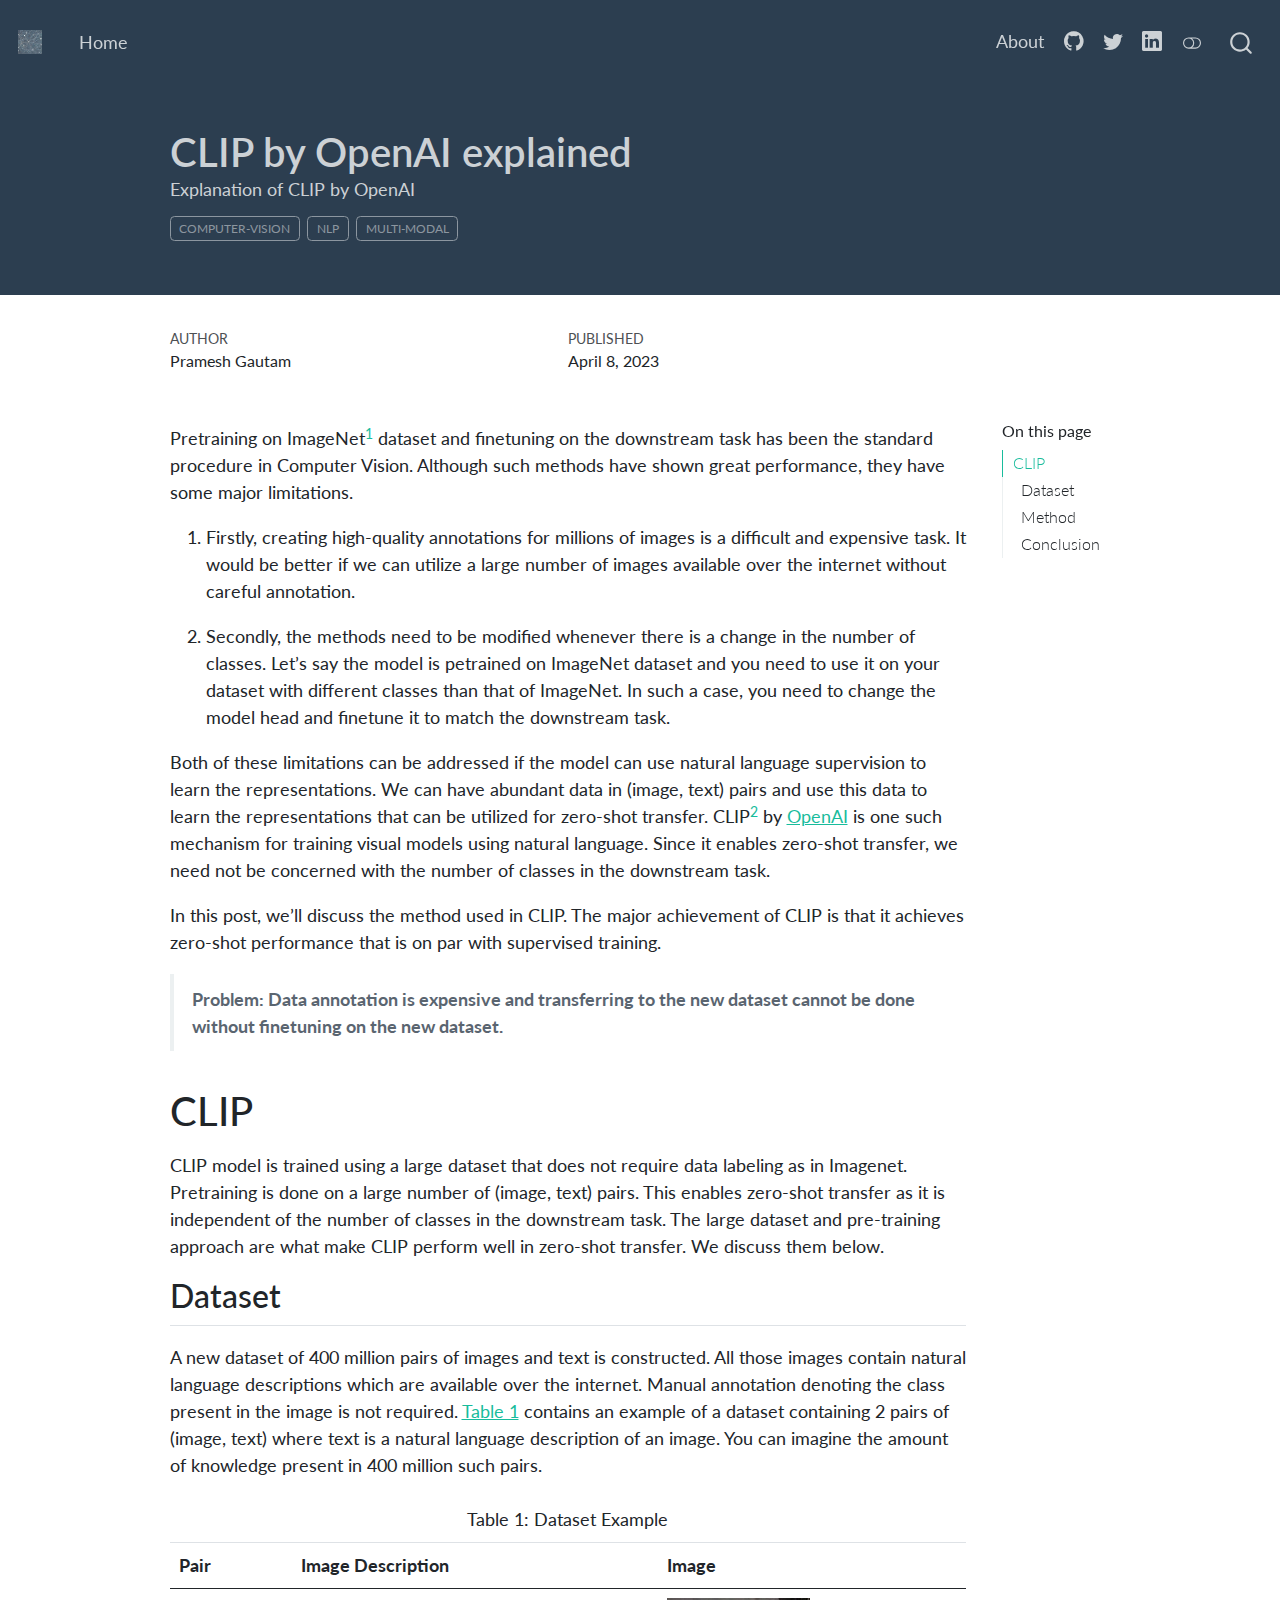
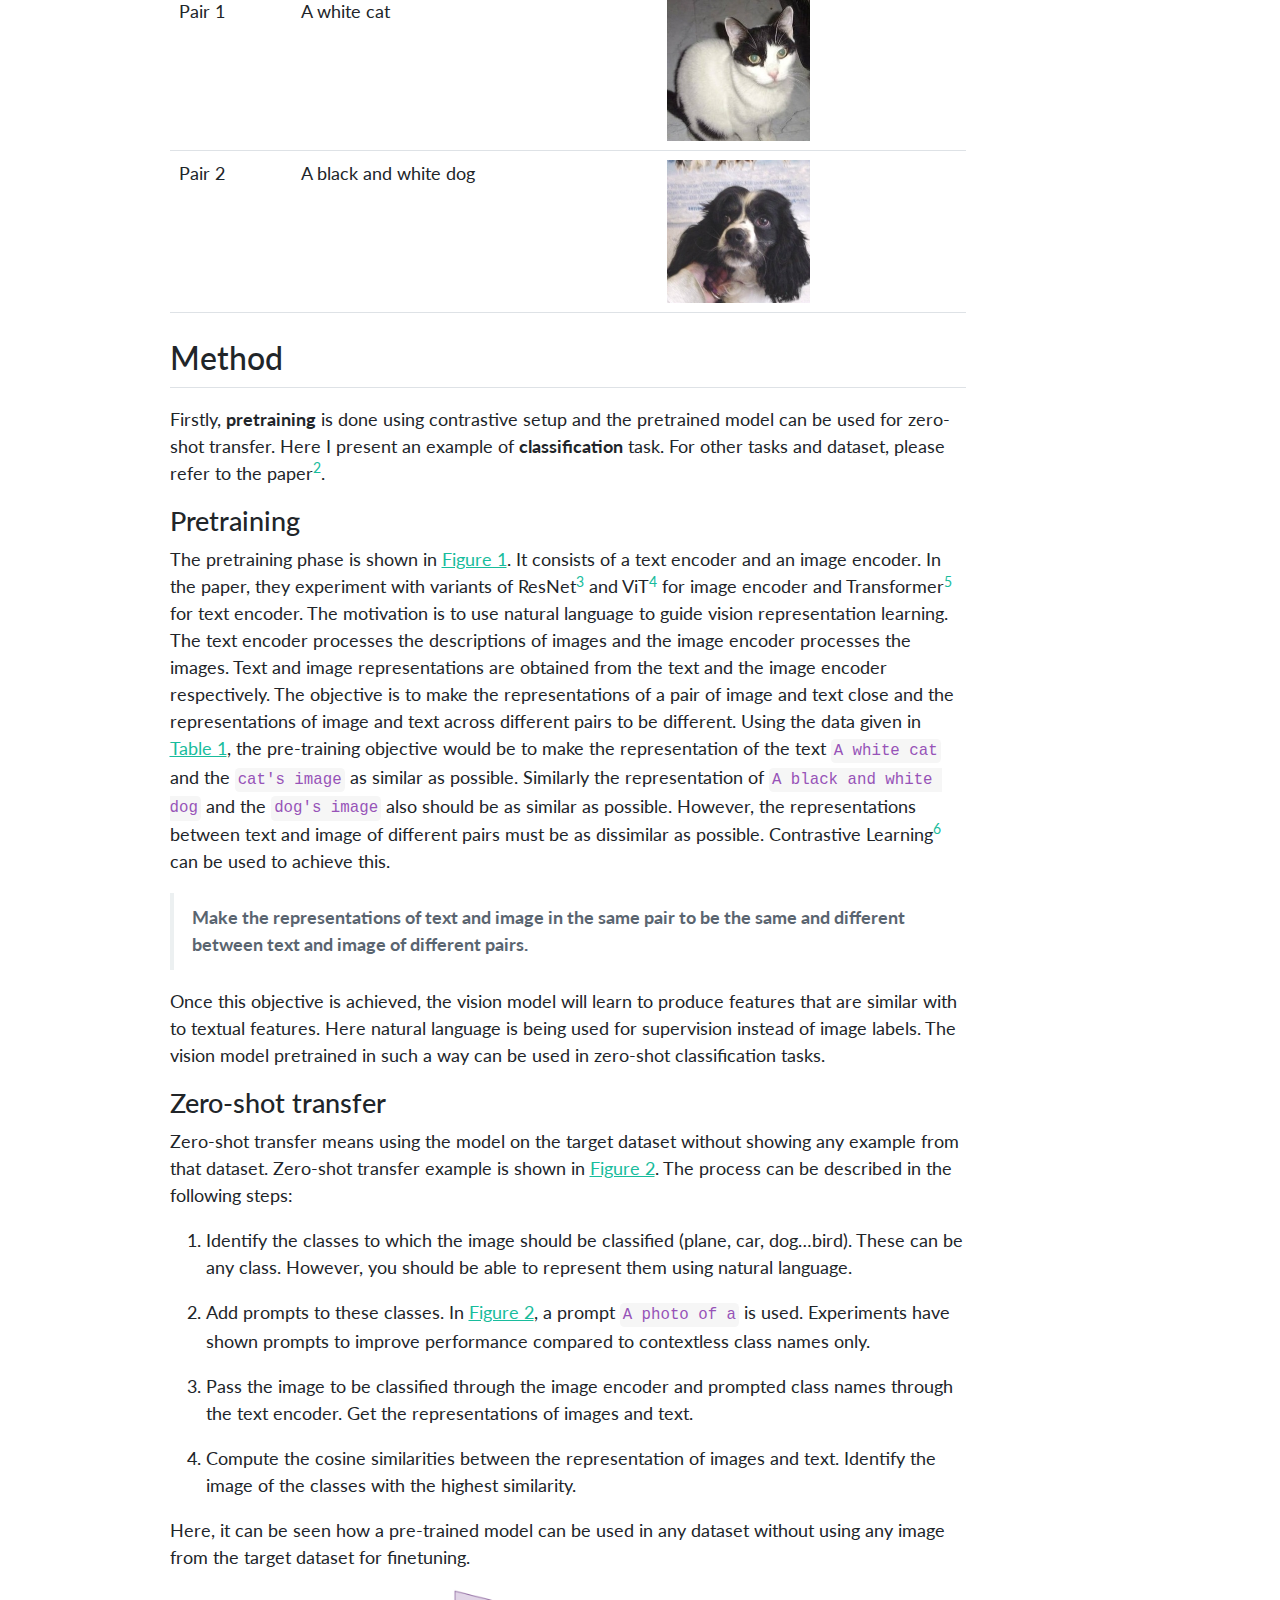
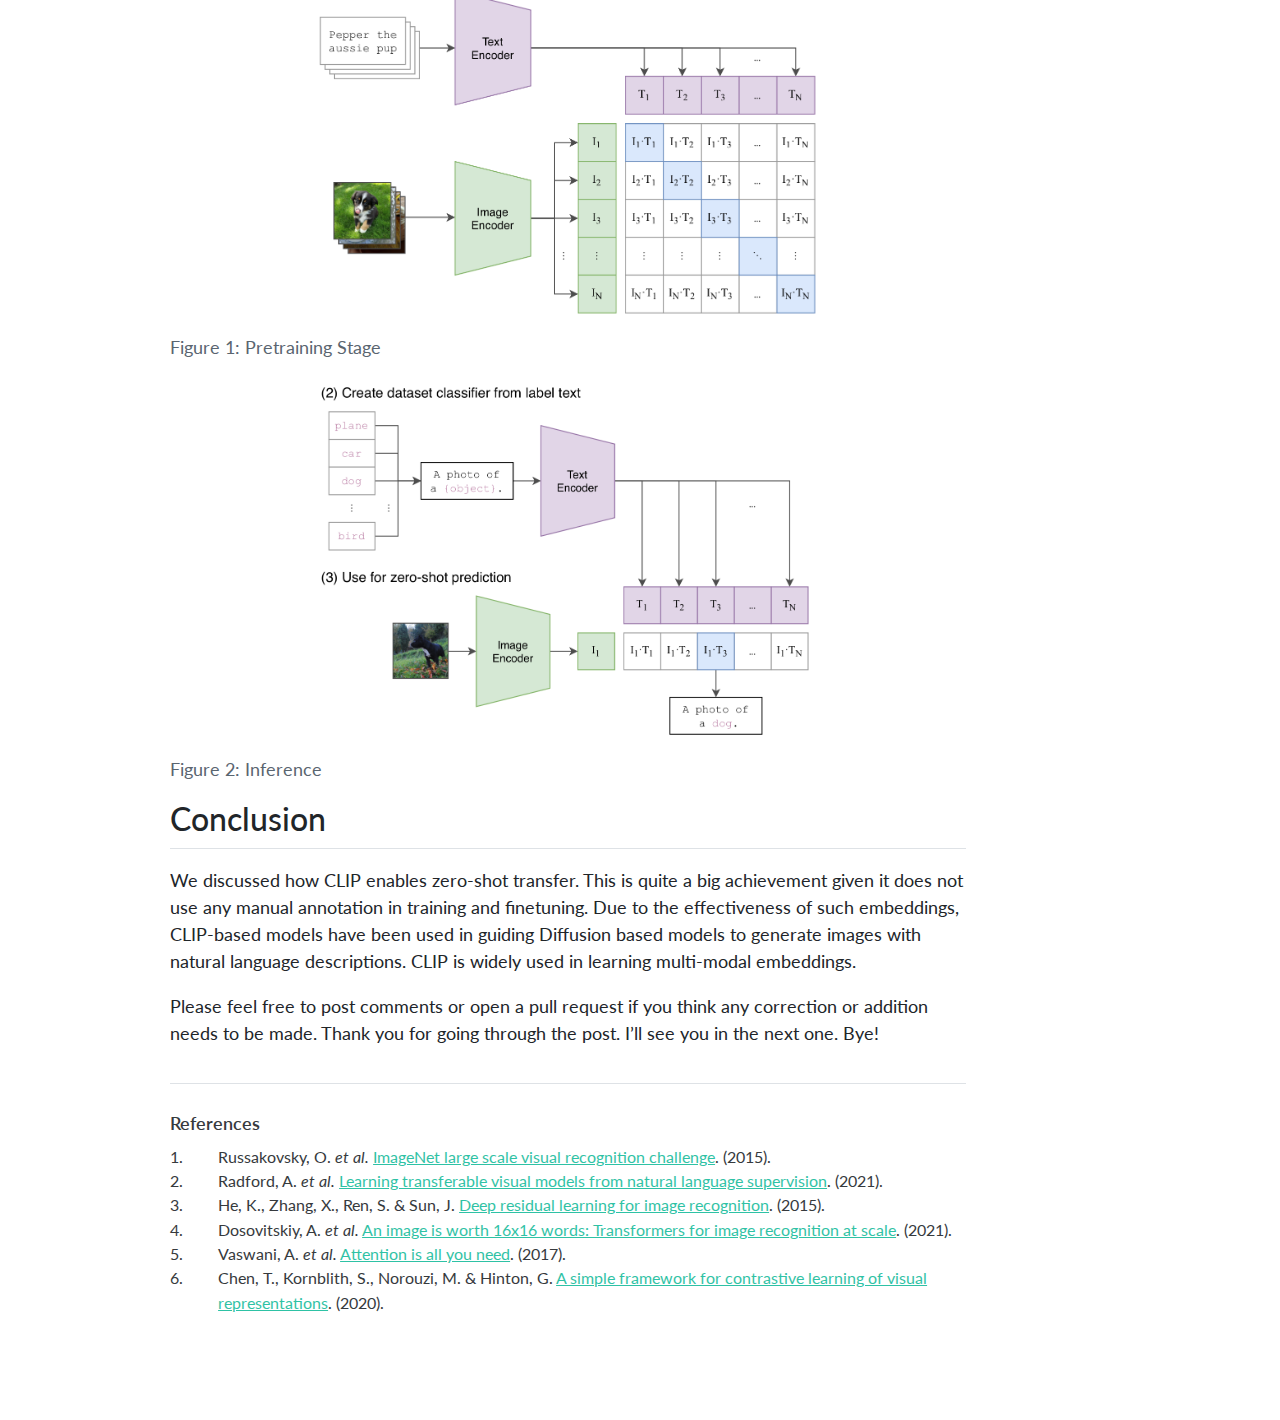
<file: docs/posts/openai-clip-explained.html>
<!DOCTYPE html>
<html xmlns="http://www.w3.org/1999/xhtml" lang="en" xml:lang="en"><head>

<meta charset="utf-8">
<meta name="generator" content="quarto-1.2.269">

<meta name="viewport" content="width=device-width, initial-scale=1.0, user-scalable=yes">

<meta name="author" content="Pramesh Gautam">
<meta name="dcterms.date" content="2023-04-08">
<meta name="description" content="Explanation of CLIP by OpenAI">

<title>CLIP by OpenAI explained</title>
<style>
code{white-space: pre-wrap;}
span.smallcaps{font-variant: small-caps;}
div.columns{display: flex; gap: min(4vw, 1.5em);}
div.column{flex: auto; overflow-x: auto;}
div.hanging-indent{margin-left: 1.5em; text-indent: -1.5em;}
ul.task-list{list-style: none;}
ul.task-list li input[type="checkbox"] {
  width: 0.8em;
  margin: 0 0.8em 0.2em -1.6em;
  vertical-align: middle;
}
div.csl-bib-body { }
div.csl-entry {
  clear: both;
}
.hanging div.csl-entry {
  margin-left:2em;
  text-indent:-2em;
}
div.csl-left-margin {
  min-width:2em;
  float:left;
}
div.csl-right-inline {
  margin-left:2em;
  padding-left:1em;
}
div.csl-indent {
  margin-left: 2em;
}
</style>


<script src="../site_libs/quarto-nav/quarto-nav.js"></script>
<script src="../site_libs/quarto-nav/headroom.min.js"></script>
<script src="../site_libs/clipboard/clipboard.min.js"></script>
<script src="../site_libs/quarto-search/autocomplete.umd.js"></script>
<script src="../site_libs/quarto-search/fuse.min.js"></script>
<script src="../site_libs/quarto-search/quarto-search.js"></script>
<meta name="quarto:offset" content="../">
<script src="../site_libs/quarto-html/quarto.js"></script>
<script src="../site_libs/quarto-html/popper.min.js"></script>
<script src="../site_libs/quarto-html/tippy.umd.min.js"></script>
<script src="../site_libs/quarto-html/anchor.min.js"></script>
<link href="../site_libs/quarto-html/tippy.css" rel="stylesheet">
<link href="../site_libs/quarto-html/quarto-syntax-highlighting.css" rel="stylesheet" class="quarto-color-scheme" id="quarto-text-highlighting-styles">
<link href="../site_libs/quarto-html/quarto-syntax-highlighting-dark.css" rel="prefetch" class="quarto-color-scheme quarto-color-alternate" id="quarto-text-highlighting-styles">
<script src="../site_libs/bootstrap/bootstrap.min.js"></script>
<link href="../site_libs/bootstrap/bootstrap-icons.css" rel="stylesheet">
<link href="../site_libs/bootstrap/bootstrap.min.css" rel="stylesheet" class="quarto-color-scheme" id="quarto-bootstrap" data-mode="light">
<link href="../site_libs/bootstrap/bootstrap-dark.min.css" rel="prefetch" class="quarto-color-scheme quarto-color-alternate" id="quarto-bootstrap" data-mode="dark">
<script id="quarto-search-options" type="application/json">{
  "location": "navbar",
  "copy-button": false,
  "collapse-after": 3,
  "panel-placement": "end",
  "type": "overlay",
  "limit": 20,
  "language": {
    "search-no-results-text": "No results",
    "search-matching-documents-text": "matching documents",
    "search-copy-link-title": "Copy link to search",
    "search-hide-matches-text": "Hide additional matches",
    "search-more-match-text": "more match in this document",
    "search-more-matches-text": "more matches in this document",
    "search-clear-button-title": "Clear",
    "search-detached-cancel-button-title": "Cancel",
    "search-submit-button-title": "Submit"
  }
}</script>
<script async="" src="https://www.googletagmanager.com/gtag/js?id=G-QF37WT63GC"></script>

<script type="text/javascript">

window.dataLayer = window.dataLayer || [];
function gtag(){dataLayer.push(arguments);}
gtag('js', new Date());
gtag('config', 'G-QF37WT63GC', { 'anonymize_ip': true});
</script>


<link rel="stylesheet" href="../styles.css">
<meta property="og:title" content="CLIP by OpenAI explained">
<meta property="og:description" content="Explanation of CLIP by OpenAI">
<meta property="og:image" content="https://www.pmgautam.com/posts/images/clip/contrastive_pretraining.png">
<meta property="og:image:height" content="775">
<meta property="og:image:width" content="1185">
<meta name="twitter:title" content="CLIP by OpenAI explained">
<meta name="twitter:description" content="Explanation of CLIP by OpenAI">
<meta name="twitter:image" content="https://www.pmgautam.com/posts/images/clip/contrastive_pretraining.png">
<meta name="twitter:image-height" content="775">
<meta name="twitter:image-width" content="1185">
<meta name="twitter:card" content="summary_large_image">
</head>

<body class="nav-fixed">


<div id="quarto-search-results"></div>
  <header id="quarto-header" class="headroom fixed-top">
    <nav class="navbar navbar-expand-lg navbar-dark ">
      <div class="navbar-container container-fluid">
      <div class="navbar-brand-container">
    <a href="../index.html" class="navbar-brand navbar-brand-logo">
    <img src="../cover_stable_diffusion.jpeg" alt="A blog by Pramesh Gautam" class="navbar-logo">
    </a>
  </div>
          <button class="navbar-toggler" type="button" data-bs-toggle="collapse" data-bs-target="#navbarCollapse" aria-controls="navbarCollapse" aria-expanded="false" aria-label="Toggle navigation" onclick="if (window.quartoToggleHeadroom) { window.quartoToggleHeadroom(); }">
  <span class="navbar-toggler-icon"></span>
</button>
          <div class="collapse navbar-collapse" id="navbarCollapse">
            <ul class="navbar-nav navbar-nav-scroll me-auto">
  <li class="nav-item">
    <a class="nav-link" href="../index.html">
 <span class="menu-text">Home</span></a>
  </li>  
</ul>
            <ul class="navbar-nav navbar-nav-scroll ms-auto">
  <li class="nav-item">
    <a class="nav-link" href="../about.html">
 <span class="menu-text">About</span></a>
  </li>  
  <li class="nav-item compact">
    <a class="nav-link" href="https://github.com/pmgautam"><i class="bi bi-github" role="img">
</i> 
 <span class="menu-text"></span></a>
  </li>  
  <li class="nav-item compact">
    <a class="nav-link" href="https://twitter.com/pmgautam_"><i class="bi bi-twitter" role="img">
</i> 
 <span class="menu-text"></span></a>
  </li>  
  <li class="nav-item compact">
    <a class="nav-link" href="https://www.linkedin.com/in/gautampramesh"><i class="bi bi-linkedin" role="img">
</i> 
 <span class="menu-text"></span></a>
  </li>  
</ul>
              <div class="quarto-toggle-container">
                  <a href="" class="quarto-color-scheme-toggle nav-link" onclick="window.quartoToggleColorScheme(); return false;" title="Toggle dark mode"><i class="bi"></i></a>
              </div>
              <div id="quarto-search" class="" title="Search"></div>
          </div> <!-- /navcollapse -->
      </div> <!-- /container-fluid -->
    </nav>
</header>
<!-- content -->
<header id="title-block-header" class="quarto-title-block default page-columns page-full">
  <div class="quarto-title-banner page-columns page-full">
    <div class="quarto-title column-body">
      <h1 class="title">CLIP by OpenAI explained</h1>
                  <div>
        <div class="description">
          Explanation of CLIP by OpenAI
        </div>
      </div>
                          <div class="quarto-categories">
                <div class="quarto-category">computer-vision</div>
                <div class="quarto-category">nlp</div>
                <div class="quarto-category">multi-modal</div>
              </div>
                  </div>
  </div>
    
  
  <div class="quarto-title-meta">

      <div>
      <div class="quarto-title-meta-heading">Author</div>
      <div class="quarto-title-meta-contents">
               <p>Pramesh Gautam </p>
            </div>
    </div>
      
      <div>
      <div class="quarto-title-meta-heading">Published</div>
      <div class="quarto-title-meta-contents">
        <p class="date">April 8, 2023</p>
      </div>
    </div>
    
      
    </div>
    
  
  </header><div id="quarto-content" class="quarto-container page-columns page-rows-contents page-layout-article page-navbar">
<!-- sidebar -->
<!-- margin-sidebar -->
    <div id="quarto-margin-sidebar" class="sidebar margin-sidebar">
        <nav id="TOC" role="doc-toc" class="toc-active">
    <h2 id="toc-title">On this page</h2>
   
  <ul>
  <li><a href="#clip" id="toc-clip" class="nav-link active" data-scroll-target="#clip">CLIP</a>
  <ul class="collapse">
  <li><a href="#dataset" id="toc-dataset" class="nav-link" data-scroll-target="#dataset">Dataset</a></li>
  <li><a href="#method" id="toc-method" class="nav-link" data-scroll-target="#method">Method</a>
  <ul class="collapse">
  <li><a href="#pretraining" id="toc-pretraining" class="nav-link" data-scroll-target="#pretraining">Pretraining</a></li>
  <li><a href="#zero-shot-transfer" id="toc-zero-shot-transfer" class="nav-link" data-scroll-target="#zero-shot-transfer">Zero-shot transfer</a></li>
  </ul></li>
  <li><a href="#conclusion" id="toc-conclusion" class="nav-link" data-scroll-target="#conclusion">Conclusion</a></li>
  </ul></li>
  </ul>
</nav>
    </div>
<!-- main -->
<main class="content quarto-banner-title-block" id="quarto-document-content">




<p>Pretraining on ImageNet<span class="citation" data-cites="russakovsky2015imagenet"><sup><a href="#ref-russakovsky2015imagenet" role="doc-biblioref">1</a></sup></span> dataset and finetuning on the downstream task has been the standard procedure in Computer Vision. Although such methods have shown great performance, they have some major limitations.</p>
<ol type="1">
<li><p>Firstly, creating high-quality annotations for millions of images is a difficult and expensive task. It would be better if we can utilize a large number of images available over the internet without careful annotation.</p></li>
<li><p>Secondly, the methods need to be modified whenever there is a change in the number of classes. Let’s say the model is petrained on ImageNet dataset and you need to use it on your dataset with different classes than that of ImageNet. In such a case, you need to change the model head and finetune it to match the downstream task.</p></li>
</ol>
<p>Both of these limitations can be addressed if the model can use natural language supervision to learn the representations. We can have abundant data in (image, text) pairs and use this data to learn the representations that can be utilized for zero-shot transfer. CLIP<span class="citation" data-cites="radford2021learning"><sup><a href="#ref-radford2021learning" role="doc-biblioref">2</a></sup></span> by <a href="https://openai.com/">OpenAI</a> is one such mechanism for training visual models using natural language. Since it enables zero-shot transfer, we need not be concerned with the number of classes in the downstream task.</p>
<p>In this post, we’ll discuss the method used in CLIP. The major achievement of CLIP is that it achieves zero-shot performance that is on par with supervised training.</p>
<blockquote class="blockquote">
<p><strong>Problem: Data annotation is expensive and transferring to the new dataset cannot be done without finetuning on the new dataset.</strong></p>
</blockquote>
<section id="clip" class="level1">
<h1>CLIP</h1>
<p>CLIP model is trained using a large dataset that does not require data labeling as in Imagenet. Pretraining is done on a large number of (image, text) pairs. This enables zero-shot transfer as it is independent of the number of classes in the downstream task. The large dataset and pre-training approach are what make CLIP perform well in zero-shot transfer. We discuss them below.</p>
<section id="dataset" class="level2">
<h2 class="anchored" data-anchor-id="dataset">Dataset</h2>
<p>A new dataset of 400 million pairs of images and text is constructed. All those images contain natural language descriptions which are available over the internet. Manual annotation denoting the class present in the image is not required. <a href="#tbl-dataset">Table&nbsp;1</a> contains an example of a dataset containing 2 pairs of (image, text) where text is a natural language description of an image. You can imagine the amount of knowledge present in 400 million such pairs.</p>
<div id="tbl-dataset" class="anchored">
<table class="table">
<caption>Table&nbsp;1: Dataset Example</caption>
<thead>
<tr class="header">
<th>Pair</th>
<th>Image Description</th>
<th>Image</th>
</tr>
</thead>
<tbody>
<tr class="odd">
<td>Pair 1</td>
<td>A white cat</td>
<td><img src="images/cat.jpg" class="img-fluid"></td>
</tr>
<tr class="even">
<td>Pair 2</td>
<td>A black and white dog</td>
<td><img src="images/dog.jpg" class="img-fluid"></td>
</tr>
</tbody>
</table>
</div>
</section>
<section id="method" class="level2">
<h2 class="anchored" data-anchor-id="method">Method</h2>
<p>Firstly, <strong>pretraining</strong> is done using contrastive setup and the pretrained model can be used for zero-shot transfer. Here I present an example of <strong>classification</strong> task. For other tasks and dataset, please refer to the paper<span class="citation" data-cites="radford2021learning"><sup><a href="#ref-radford2021learning" role="doc-biblioref">2</a></sup></span>.</p>
<section id="pretraining" class="level3">
<h3 class="anchored" data-anchor-id="pretraining">Pretraining</h3>
<p>The pretraining phase is shown in <a href="#fig-pretraining">Figure&nbsp;1</a>. It consists of a text encoder and an image encoder. In the paper, they experiment with variants of ResNet<span class="citation" data-cites="he2015deep"><sup><a href="#ref-he2015deep" role="doc-biblioref">3</a></sup></span> and ViT<span class="citation" data-cites="dosovitskiy2021image"><sup><a href="#ref-dosovitskiy2021image" role="doc-biblioref">4</a></sup></span> for image encoder and Transformer<span class="citation" data-cites="vaswani2017attention"><sup><a href="#ref-vaswani2017attention" role="doc-biblioref">5</a></sup></span> for text encoder. The motivation is to use natural language to guide vision representation learning. The text encoder processes the descriptions of images and the image encoder processes the images. Text and image representations are obtained from the text and the image encoder respectively. The objective is to make the representations of a pair of image and text close and the representations of image and text across different pairs to be different. Using the data given in <a href="#tbl-dataset">Table&nbsp;1</a>, the pre-training objective would be to make the representation of the text <code>A white cat</code> and the <code>cat's image</code> as similar as possible. Similarly the representation of <code>A black and white dog</code> and the <code>dog's image</code> also should be as similar as possible. However, the representations between text and image of different pairs must be as dissimilar as possible. Contrastive Learning<span class="citation" data-cites="chen2020simple"><sup><a href="#ref-chen2020simple" role="doc-biblioref">6</a></sup></span> can be used to achieve this.</p>
<blockquote class="blockquote">
<p><strong>Make the representations of text and image in the same pair to be the same and different between text and image of different pairs.</strong></p>
</blockquote>
<p>Once this objective is achieved, the vision model will learn to produce features that are similar with to textual features. Here natural language is being used for supervision instead of image labels. The vision model pretrained in such a way can be used in zero-shot classification tasks.</p>
</section>
<section id="zero-shot-transfer" class="level3">
<h3 class="anchored" data-anchor-id="zero-shot-transfer">Zero-shot transfer</h3>
<p>Zero-shot transfer means using the model on the target dataset without showing any example from that dataset. Zero-shot transfer example is shown in <a href="#fig-classifier">Figure&nbsp;2</a>. The process can be described in the following steps:</p>
<ol type="1">
<li><p>Identify the classes to which the image should be classified (plane, car, dog…bird). These can be any class. However, you should be able to represent them using natural language.</p></li>
<li><p>Add prompts to these classes. In <a href="#fig-classifier">Figure&nbsp;2</a>, a prompt <code>A photo of a</code> is used. Experiments have shown prompts to improve performance compared to contextless class names only.</p></li>
<li><p>Pass the image to be classified through the image encoder and prompted class names through the text encoder. Get the representations of images and text.</p></li>
<li><p>Compute the cosine similarities between the representation of images and text. Identify the image of the classes with the highest similarity.</p></li>
</ol>
<p>Here, it can be seen how a pre-trained model can be used in any dataset without using any image from the target dataset for finetuning.</p>
<div id="fig-pretraining" class="quarto-figure quarto-figure-center anchored">
<figure class="figure">
<p><img src="images/clip/contrastive_pretraining.png" class="img-fluid figure-img" width="500"></p>
<p></p><figcaption class="figure-caption">Figure&nbsp;1: Pretraining Stage</figcaption><p></p>
</figure>
</div>
<div id="fig-classifier" class="quarto-figure quarto-figure-center anchored">
<figure class="figure">
<p><img src="images/clip/classifier_and_inference.png" class="img-fluid figure-img" width="500"></p>
<p></p><figcaption class="figure-caption">Figure&nbsp;2: Inference</figcaption><p></p>
</figure>
</div>
</section>
</section>
<section id="conclusion" class="level2">
<h2 class="anchored" data-anchor-id="conclusion">Conclusion</h2>
<p>We discussed how CLIP enables zero-shot transfer. This is quite a big achievement given it does not use any manual annotation in training and finetuning. Due to the effectiveness of such embeddings, CLIP-based models have been used in guiding Diffusion based models to generate images with natural language descriptions. CLIP is widely used in learning multi-modal embeddings.</p>
<p>Please feel free to post comments or open a pull request if you think any correction or addition needs to be made. Thank you for going through the post. I’ll see you in the next one. Bye!</p>



</section>
</section>

<div id="quarto-appendix" class="default"><section class="quarto-appendix-contents" role="doc-bibliography"><h2 class="anchored quarto-appendix-heading">References</h2><div id="refs" class="references csl-bib-body" data-line-spacing="2" role="doc-bibliography">
<div id="ref-russakovsky2015imagenet" class="csl-entry" role="doc-biblioentry">
<div class="csl-left-margin">1. </div><div class="csl-right-inline">Russakovsky, O. <em>et al.</em> <a href="https://arxiv.org/abs/1409.0575">ImageNet large scale visual recognition challenge</a>. (2015).</div>
</div>
<div id="ref-radford2021learning" class="csl-entry" role="doc-biblioentry">
<div class="csl-left-margin">2. </div><div class="csl-right-inline">Radford, A. <em>et al.</em> <a href="https://arxiv.org/abs/2103.00020">Learning transferable visual models from natural language supervision</a>. (2021).</div>
</div>
<div id="ref-he2015deep" class="csl-entry" role="doc-biblioentry">
<div class="csl-left-margin">3. </div><div class="csl-right-inline">He, K., Zhang, X., Ren, S. &amp; Sun, J. <a href="https://arxiv.org/abs/1512.03385">Deep residual learning for image recognition</a>. (2015).</div>
</div>
<div id="ref-dosovitskiy2021image" class="csl-entry" role="doc-biblioentry">
<div class="csl-left-margin">4. </div><div class="csl-right-inline">Dosovitskiy, A. <em>et al.</em> <a href="https://arxiv.org/abs/2010.11929">An image is worth 16x16 words: Transformers for image recognition at scale</a>. (2021).</div>
</div>
<div id="ref-vaswani2017attention" class="csl-entry" role="doc-biblioentry">
<div class="csl-left-margin">5. </div><div class="csl-right-inline">Vaswani, A. <em>et al.</em> <a href="https://arxiv.org/abs/1706.03762">Attention is all you need</a>. (2017).</div>
</div>
<div id="ref-chen2020simple" class="csl-entry" role="doc-biblioentry">
<div class="csl-left-margin">6. </div><div class="csl-right-inline">Chen, T., Kornblith, S., Norouzi, M. &amp; Hinton, G. <a href="https://arxiv.org/abs/2002.05709">A simple framework for contrastive learning of visual representations</a>. (2020).</div>
</div>
</div></section></div></main> <!-- /main -->
<script id="quarto-html-after-body" type="application/javascript">
window.document.addEventListener("DOMContentLoaded", function (event) {
  const toggleBodyColorMode = (bsSheetEl) => {
    const mode = bsSheetEl.getAttribute("data-mode");
    const bodyEl = window.document.querySelector("body");
    if (mode === "dark") {
      bodyEl.classList.add("quarto-dark");
      bodyEl.classList.remove("quarto-light");
    } else {
      bodyEl.classList.add("quarto-light");
      bodyEl.classList.remove("quarto-dark");
    }
  }
  const toggleBodyColorPrimary = () => {
    const bsSheetEl = window.document.querySelector("link#quarto-bootstrap");
    if (bsSheetEl) {
      toggleBodyColorMode(bsSheetEl);
    }
  }
  toggleBodyColorPrimary();  
  const disableStylesheet = (stylesheets) => {
    for (let i=0; i < stylesheets.length; i++) {
      const stylesheet = stylesheets[i];
      stylesheet.rel = 'prefetch';
    }
  }
  const enableStylesheet = (stylesheets) => {
    for (let i=0; i < stylesheets.length; i++) {
      const stylesheet = stylesheets[i];
      stylesheet.rel = 'stylesheet';
    }
  }
  const manageTransitions = (selector, allowTransitions) => {
    const els = window.document.querySelectorAll(selector);
    for (let i=0; i < els.length; i++) {
      const el = els[i];
      if (allowTransitions) {
        el.classList.remove('notransition');
      } else {
        el.classList.add('notransition');
      }
    }
  }
  const toggleColorMode = (alternate) => {
    // Switch the stylesheets
    const alternateStylesheets = window.document.querySelectorAll('link.quarto-color-scheme.quarto-color-alternate');
    manageTransitions('#quarto-margin-sidebar .nav-link', false);
    if (alternate) {
      enableStylesheet(alternateStylesheets);
      for (const sheetNode of alternateStylesheets) {
        if (sheetNode.id === "quarto-bootstrap") {
          toggleBodyColorMode(sheetNode);
        }
      }
    } else {
      disableStylesheet(alternateStylesheets);
      toggleBodyColorPrimary();
    }
    manageTransitions('#quarto-margin-sidebar .nav-link', true);
    // Switch the toggles
    const toggles = window.document.querySelectorAll('.quarto-color-scheme-toggle');
    for (let i=0; i < toggles.length; i++) {
      const toggle = toggles[i];
      if (toggle) {
        if (alternate) {
          toggle.classList.add("alternate");     
        } else {
          toggle.classList.remove("alternate");
        }
      }
    }
    // Hack to workaround the fact that safari doesn't
    // properly recolor the scrollbar when toggling (#1455)
    if (navigator.userAgent.indexOf('Safari') > 0 && navigator.userAgent.indexOf('Chrome') == -1) {
      manageTransitions("body", false);
      window.scrollTo(0, 1);
      setTimeout(() => {
        window.scrollTo(0, 0);
        manageTransitions("body", true);
      }, 40);  
    }
  }
  const isFileUrl = () => { 
    return window.location.protocol === 'file:';
  }
  const hasAlternateSentinel = () => {  
    let styleSentinel = getColorSchemeSentinel();
    if (styleSentinel !== null) {
      return styleSentinel === "alternate";
    } else {
      return false;
    }
  }
  const setStyleSentinel = (alternate) => {
    const value = alternate ? "alternate" : "default";
    if (!isFileUrl()) {
      window.localStorage.setItem("quarto-color-scheme", value);
    } else {
      localAlternateSentinel = value;
    }
  }
  const getColorSchemeSentinel = () => {
    if (!isFileUrl()) {
      const storageValue = window.localStorage.getItem("quarto-color-scheme");
      return storageValue != null ? storageValue : localAlternateSentinel;
    } else {
      return localAlternateSentinel;
    }
  }
  let localAlternateSentinel = 'default';
  // Dark / light mode switch
  window.quartoToggleColorScheme = () => {
    // Read the current dark / light value 
    let toAlternate = !hasAlternateSentinel();
    toggleColorMode(toAlternate);
    setStyleSentinel(toAlternate);
  };
  // Ensure there is a toggle, if there isn't float one in the top right
  if (window.document.querySelector('.quarto-color-scheme-toggle') === null) {
    const a = window.document.createElement('a');
    a.classList.add('top-right');
    a.classList.add('quarto-color-scheme-toggle');
    a.href = "";
    a.onclick = function() { try { window.quartoToggleColorScheme(); } catch {} return false; };
    const i = window.document.createElement("i");
    i.classList.add('bi');
    a.appendChild(i);
    window.document.body.appendChild(a);
  }
  // Switch to dark mode if need be
  if (hasAlternateSentinel()) {
    toggleColorMode(true);
  } else {
    toggleColorMode(false);
  }
  const icon = "";
  const anchorJS = new window.AnchorJS();
  anchorJS.options = {
    placement: 'right',
    icon: icon
  };
  anchorJS.add('.anchored');
  const clipboard = new window.ClipboardJS('.code-copy-button', {
    target: function(trigger) {
      return trigger.previousElementSibling;
    }
  });
  clipboard.on('success', function(e) {
    // button target
    const button = e.trigger;
    // don't keep focus
    button.blur();
    // flash "checked"
    button.classList.add('code-copy-button-checked');
    var currentTitle = button.getAttribute("title");
    button.setAttribute("title", "Copied!");
    let tooltip;
    if (window.bootstrap) {
      button.setAttribute("data-bs-toggle", "tooltip");
      button.setAttribute("data-bs-placement", "left");
      button.setAttribute("data-bs-title", "Copied!");
      tooltip = new bootstrap.Tooltip(button, 
        { trigger: "manual", 
          customClass: "code-copy-button-tooltip",
          offset: [0, -8]});
      tooltip.show();    
    }
    setTimeout(function() {
      if (tooltip) {
        tooltip.hide();
        button.removeAttribute("data-bs-title");
        button.removeAttribute("data-bs-toggle");
        button.removeAttribute("data-bs-placement");
      }
      button.setAttribute("title", currentTitle);
      button.classList.remove('code-copy-button-checked');
    }, 1000);
    // clear code selection
    e.clearSelection();
  });
  function tippyHover(el, contentFn) {
    const config = {
      allowHTML: true,
      content: contentFn,
      maxWidth: 500,
      delay: 100,
      arrow: false,
      appendTo: function(el) {
          return el.parentElement;
      },
      interactive: true,
      interactiveBorder: 10,
      theme: 'quarto',
      placement: 'bottom-start'
    };
    window.tippy(el, config); 
  }
  const noterefs = window.document.querySelectorAll('a[role="doc-noteref"]');
  for (var i=0; i<noterefs.length; i++) {
    const ref = noterefs[i];
    tippyHover(ref, function() {
      // use id or data attribute instead here
      let href = ref.getAttribute('data-footnote-href') || ref.getAttribute('href');
      try { href = new URL(href).hash; } catch {}
      const id = href.replace(/^#\/?/, "");
      const note = window.document.getElementById(id);
      return note.innerHTML;
    });
  }
  const findCites = (el) => {
    const parentEl = el.parentElement;
    if (parentEl) {
      const cites = parentEl.dataset.cites;
      if (cites) {
        return {
          el,
          cites: cites.split(' ')
        };
      } else {
        return findCites(el.parentElement)
      }
    } else {
      return undefined;
    }
  };
  var bibliorefs = window.document.querySelectorAll('a[role="doc-biblioref"]');
  for (var i=0; i<bibliorefs.length; i++) {
    const ref = bibliorefs[i];
    const citeInfo = findCites(ref);
    if (citeInfo) {
      tippyHover(citeInfo.el, function() {
        var popup = window.document.createElement('div');
        citeInfo.cites.forEach(function(cite) {
          var citeDiv = window.document.createElement('div');
          citeDiv.classList.add('hanging-indent');
          citeDiv.classList.add('csl-entry');
          var biblioDiv = window.document.getElementById('ref-' + cite);
          if (biblioDiv) {
            citeDiv.innerHTML = biblioDiv.innerHTML;
          }
          popup.appendChild(citeDiv);
        });
        return popup.innerHTML;
      });
    }
  }
});
</script>
<script src="https://utteranc.es/client.js" repo="pmgautam/pmgautam.com" issue-term="pathname" theme="github-light" crossorigin="anonymous" async="">
</script>
</div> <!-- /content -->



</body></html>
</file>
<file: docs/site_libs/quarto-html/tippy.css>
.tippy-box[data-animation=fade][data-state=hidden]{opacity:0}[data-tippy-root]{max-width:calc(100vw - 10px)}.tippy-box{position:relative;background-color:#333;color:#fff;border-radius:4px;font-size:14px;line-height:1.4;white-space:normal;outline:0;transition-property:transform,visibility,opacity}.tippy-box[data-placement^=top]>.tippy-arrow{bottom:0}.tippy-box[data-placement^=top]>.tippy-arrow:before{bottom:-7px;left:0;border-width:8px 8px 0;border-top-color:initial;transform-origin:center top}.tippy-box[data-placement^=bottom]>.tippy-arrow{top:0}.tippy-box[data-placement^=bottom]>.tippy-arrow:before{top:-7px;left:0;border-width:0 8px 8px;border-bottom-color:initial;transform-origin:center bottom}.tippy-box[data-placement^=left]>.tippy-arrow{right:0}.tippy-box[data-placement^=left]>.tippy-arrow:before{border-width:8px 0 8px 8px;border-left-color:initial;right:-7px;transform-origin:center left}.tippy-box[data-placement^=right]>.tippy-arrow{left:0}.tippy-box[data-placement^=right]>.tippy-arrow:before{left:-7px;border-width:8px 8px 8px 0;border-right-color:initial;transform-origin:center right}.tippy-box[data-inertia][data-state=visible]{transition-timing-function:cubic-bezier(.54,1.5,.38,1.11)}.tippy-arrow{width:16px;height:16px;color:#333}.tippy-arrow:before{content:"";position:absolute;border-color:transparent;border-style:solid}.tippy-content{position:relative;padding:5px 9px;z-index:1}
</file>
<file: docs/site_libs/quarto-html/quarto-syntax-highlighting.css>
/* quarto syntax highlight colors */
:root {
  --quarto-hl-ot-color: #003B4F;
  --quarto-hl-at-color: #657422;
  --quarto-hl-ss-color: #20794D;
  --quarto-hl-an-color: #5E5E5E;
  --quarto-hl-fu-color: #4758AB;
  --quarto-hl-st-color: #20794D;
  --quarto-hl-cf-color: #003B4F;
  --quarto-hl-op-color: #5E5E5E;
  --quarto-hl-er-color: #AD0000;
  --quarto-hl-bn-color: #AD0000;
  --quarto-hl-al-color: #AD0000;
  --quarto-hl-va-color: #111111;
  --quarto-hl-bu-color: inherit;
  --quarto-hl-ex-color: inherit;
  --quarto-hl-pp-color: #AD0000;
  --quarto-hl-in-color: #5E5E5E;
  --quarto-hl-vs-color: #20794D;
  --quarto-hl-wa-color: #5E5E5E;
  --quarto-hl-do-color: #5E5E5E;
  --quarto-hl-im-color: #00769E;
  --quarto-hl-ch-color: #20794D;
  --quarto-hl-dt-color: #AD0000;
  --quarto-hl-fl-color: #AD0000;
  --quarto-hl-co-color: #5E5E5E;
  --quarto-hl-cv-color: #5E5E5E;
  --quarto-hl-cn-color: #8f5902;
  --quarto-hl-sc-color: #5E5E5E;
  --quarto-hl-dv-color: #AD0000;
  --quarto-hl-kw-color: #003B4F;
}

/* other quarto variables */
:root {
  --quarto-font-monospace: SFMono-Regular, Menlo, Monaco, Consolas, "Liberation Mono", "Courier New", monospace;
}

pre > code.sourceCode > span {
  color: #003B4F;
}

code span {
  color: #003B4F;
}

code.sourceCode > span {
  color: #003B4F;
}

div.sourceCode,
div.sourceCode pre.sourceCode {
  color: #003B4F;
}

code span.ot {
  color: #003B4F;
}

code span.at {
  color: #657422;
}

code span.ss {
  color: #20794D;
}

code span.an {
  color: #5E5E5E;
}

code span.fu {
  color: #4758AB;
}

code span.st {
  color: #20794D;
}

code span.cf {
  color: #003B4F;
}

code span.op {
  color: #5E5E5E;
}

code span.er {
  color: #AD0000;
}

code span.bn {
  color: #AD0000;
}

code span.al {
  color: #AD0000;
}

code span.va {
  color: #111111;
}

code span.pp {
  color: #AD0000;
}

code span.in {
  color: #5E5E5E;
}

code span.vs {
  color: #20794D;
}

code span.wa {
  color: #5E5E5E;
  font-style: italic;
}

code span.do {
  color: #5E5E5E;
  font-style: italic;
}

code span.im {
  color: #00769E;
}

code span.ch {
  color: #20794D;
}

code span.dt {
  color: #AD0000;
}

code span.fl {
  color: #AD0000;
}

code span.co {
  color: #5E5E5E;
}

code span.cv {
  color: #5E5E5E;
  font-style: italic;
}

code span.cn {
  color: #8f5902;
}

code span.sc {
  color: #5E5E5E;
}

code span.dv {
  color: #AD0000;
}

code span.kw {
  color: #003B4F;
}

.prevent-inlining {
  content: "</";
}

/*# sourceMappingURL=debc5d5d77c3f9108843748ff7464032.css.map */
</file>
<file: docs/site_libs/quarto-html/quarto-syntax-highlighting-dark.css>
/* quarto syntax highlight colors */
:root {
  --quarto-hl-al-color: #f07178;
  --quarto-hl-an-color: #d4d0ab;
  --quarto-hl-at-color: #00e0e0;
  --quarto-hl-bn-color: #d4d0ab;
  --quarto-hl-bu-color: #abe338;
  --quarto-hl-ch-color: #abe338;
  --quarto-hl-co-color: #f8f8f2;
  --quarto-hl-cv-color: #ffd700;
  --quarto-hl-cn-color: #ffd700;
  --quarto-hl-cf-color: #ffa07a;
  --quarto-hl-dt-color: #ffa07a;
  --quarto-hl-dv-color: #d4d0ab;
  --quarto-hl-do-color: #f8f8f2;
  --quarto-hl-er-color: #f07178;
  --quarto-hl-ex-color: #00e0e0;
  --quarto-hl-fl-color: #d4d0ab;
  --quarto-hl-fu-color: #ffa07a;
  --quarto-hl-im-color: #abe338;
  --quarto-hl-in-color: #d4d0ab;
  --quarto-hl-kw-color: #ffa07a;
  --quarto-hl-op-color: #ffa07a;
  --quarto-hl-ot-color: #00e0e0;
  --quarto-hl-pp-color: #dcc6e0;
  --quarto-hl-re-color: #00e0e0;
  --quarto-hl-sc-color: #abe338;
  --quarto-hl-ss-color: #abe338;
  --quarto-hl-st-color: #abe338;
  --quarto-hl-va-color: #00e0e0;
  --quarto-hl-vs-color: #abe338;
  --quarto-hl-wa-color: #dcc6e0;
}

/* other quarto variables */
:root {
  --quarto-font-monospace: SFMono-Regular, Menlo, Monaco, Consolas, "Liberation Mono", "Courier New", monospace;
}

code span.al {
  font-weight: bold;
  color: #f07178;
}

code span.an {
  color: #d4d0ab;
}

code span.at {
  color: #00e0e0;
}

code span.bn {
  color: #d4d0ab;
}

code span.bu {
  color: #abe338;
}

code span.ch {
  color: #abe338;
}

code span.co {
  font-style: italic;
  color: #f8f8f2;
}

code span.cv {
  color: #ffd700;
}

code span.cn {
  color: #ffd700;
}

code span.cf {
  font-weight: bold;
  color: #ffa07a;
}

code span.dt {
  color: #ffa07a;
}

code span.dv {
  color: #d4d0ab;
}

code span.do {
  color: #f8f8f2;
}

code span.er {
  color: #f07178;
  text-decoration: underline;
}

code span.ex {
  font-weight: bold;
  color: #00e0e0;
}

code span.fl {
  color: #d4d0ab;
}

code span.fu {
  color: #ffa07a;
}

code span.im {
  color: #abe338;
}

code span.in {
  color: #d4d0ab;
}

code span.kw {
  font-weight: bold;
  color: #ffa07a;
}

pre > code.sourceCode > span {
  color: #f8f8f2;
}

code span {
  color: #f8f8f2;
}

code.sourceCode > span {
  color: #f8f8f2;
}

div.sourceCode,
div.sourceCode pre.sourceCode {
  color: #f8f8f2;
}

code span.op {
  color: #ffa07a;
}

code span.ot {
  color: #00e0e0;
}

code span.pp {
  color: #dcc6e0;
}

code span.re {
  color: #00e0e0;
}

code span.sc {
  color: #abe338;
}

code span.ss {
  color: #abe338;
}

code span.st {
  color: #abe338;
}

code span.va {
  color: #00e0e0;
}

code span.vs {
  color: #abe338;
}

code span.wa {
  color: #dcc6e0;
}

.prevent-inlining {
  content: "</";
}

/*# sourceMappingURL=935a306eefa94366c21e1a970dddb765.css.map */
</file>
<file: docs/styles.css>
/* css styles */
</file>
